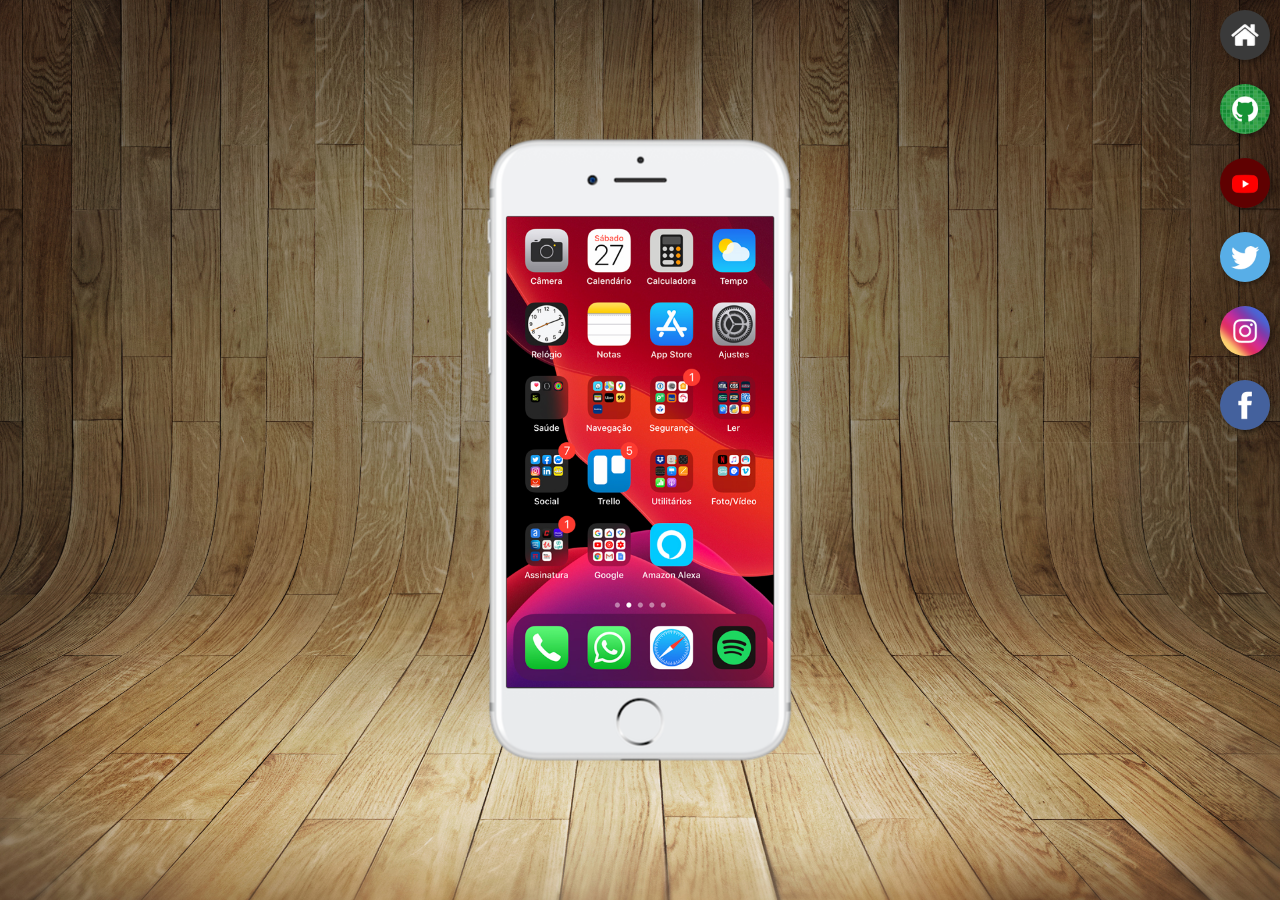
<file: index.html>
<!DOCTYPE html>
<html lang="pt-br">
<head>
    <meta charset="UTF-8">
    <meta http-equiv="X-UA-Compatible" content="IE=edge">
    <meta name="viewport" content="width=device-width, initial-scale=1.0">
    <link rel="shortcut icon" href="favicon.ico" type="image/x-icon">
    <link rel="stylesheet" href="estilos/style.css">
    <title>Projeto Redes Sociais</title>
</head>
<body>
    <main>
    <section id="telefone">
        <iframe src="home.html" name="tela" id="tela" frameborder="0">
            Seu navegador não é compatível com isso.
        </iframe>
    </section>
    <section id="redes-sociais">
        <a href="home.html" target="tela"> <img src="imagens/logo-home.jpg" alt="Home"></a><br>
        <a href="github.html" target="tela"> <img src="imagens/logo-github.jpg" alt="GitHub"></a><br>
        <a href="youtube.html" target="tela"> <img src="imagens/logo-youtube.jpg" alt="YouTube"></a><br>
        <a href="twiter.html" target="tela"> <img src="imagens/logo-twitter.jpg" alt="Twitter"></a><br>
        <a href="instagram.html" target="tela"> <img src="imagens/logo-instagram.jpg" alt="Instagram"></a><br>
        <a href="facebook.html" target="tela"> <img src="imagens/logo-facebook.jpg" alt="FaceBook"></a>

    </section>

    </main>
    
</body>
</html>
</file>
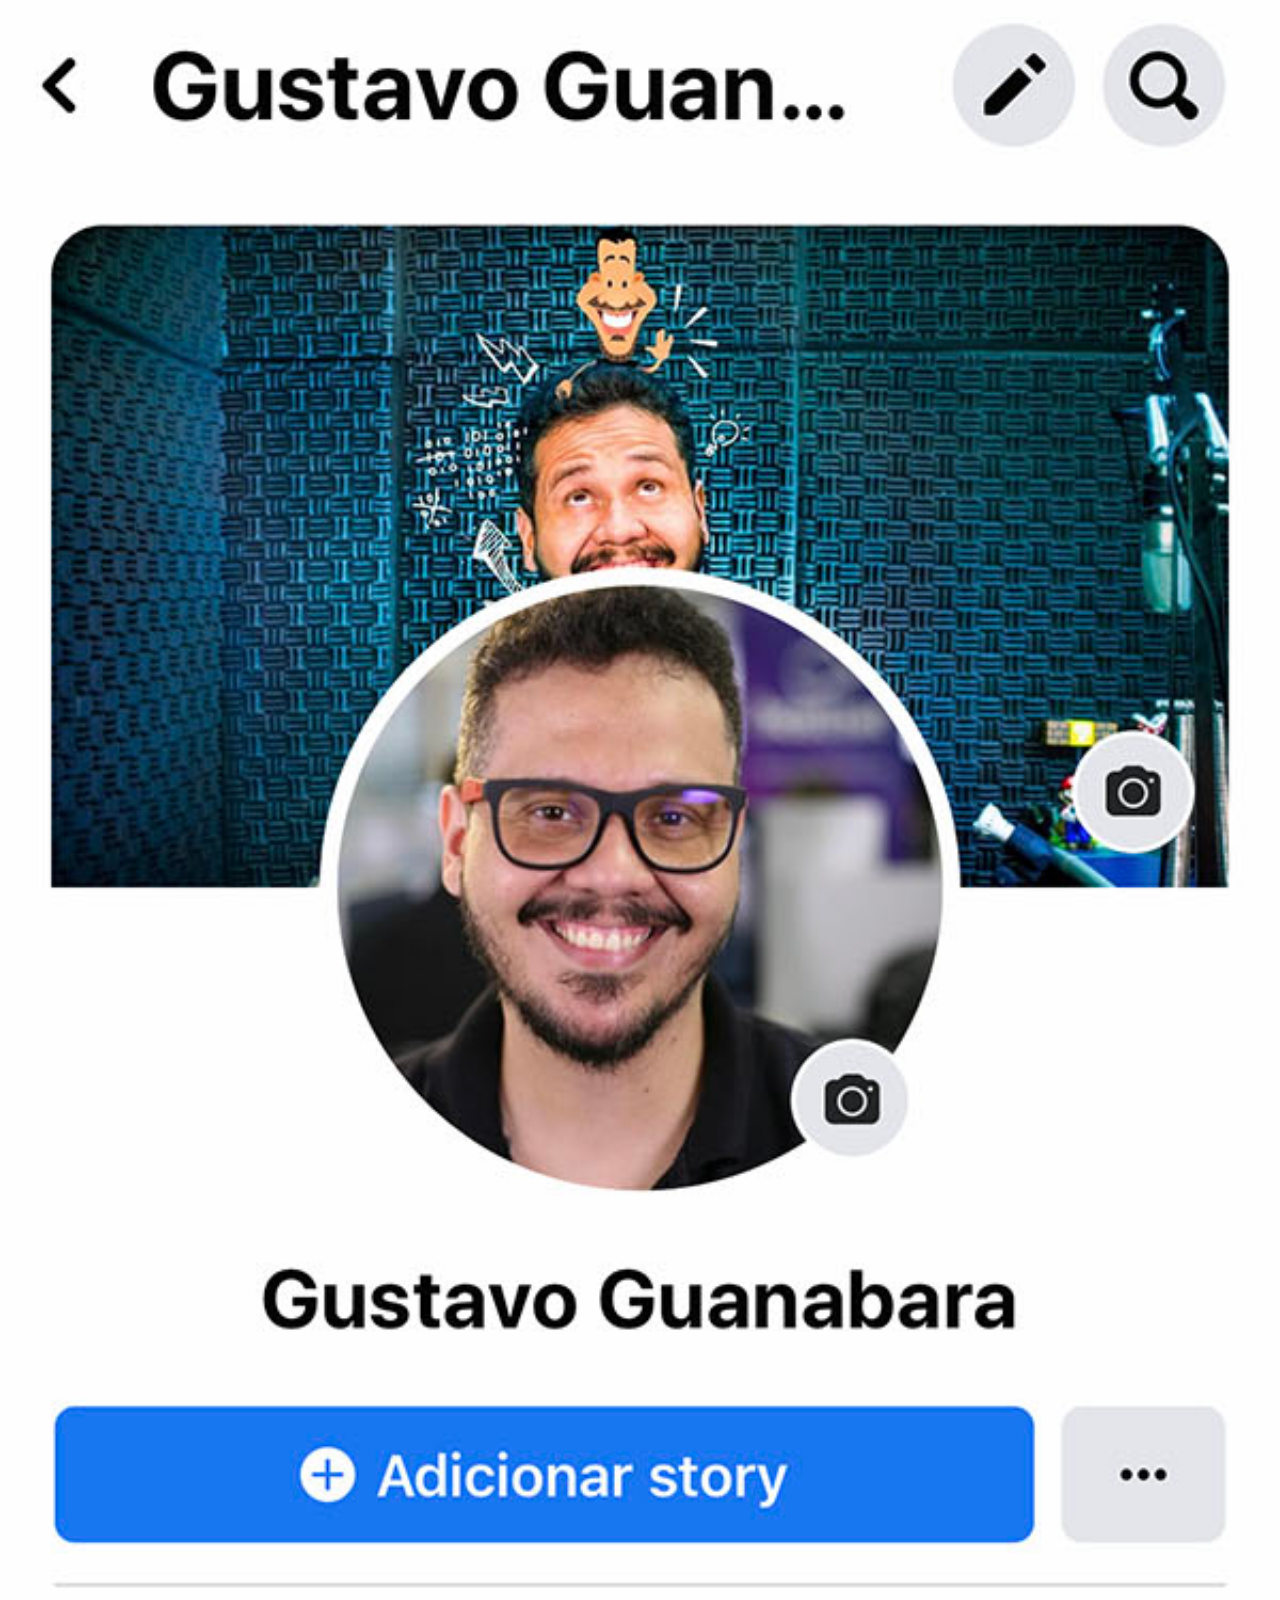
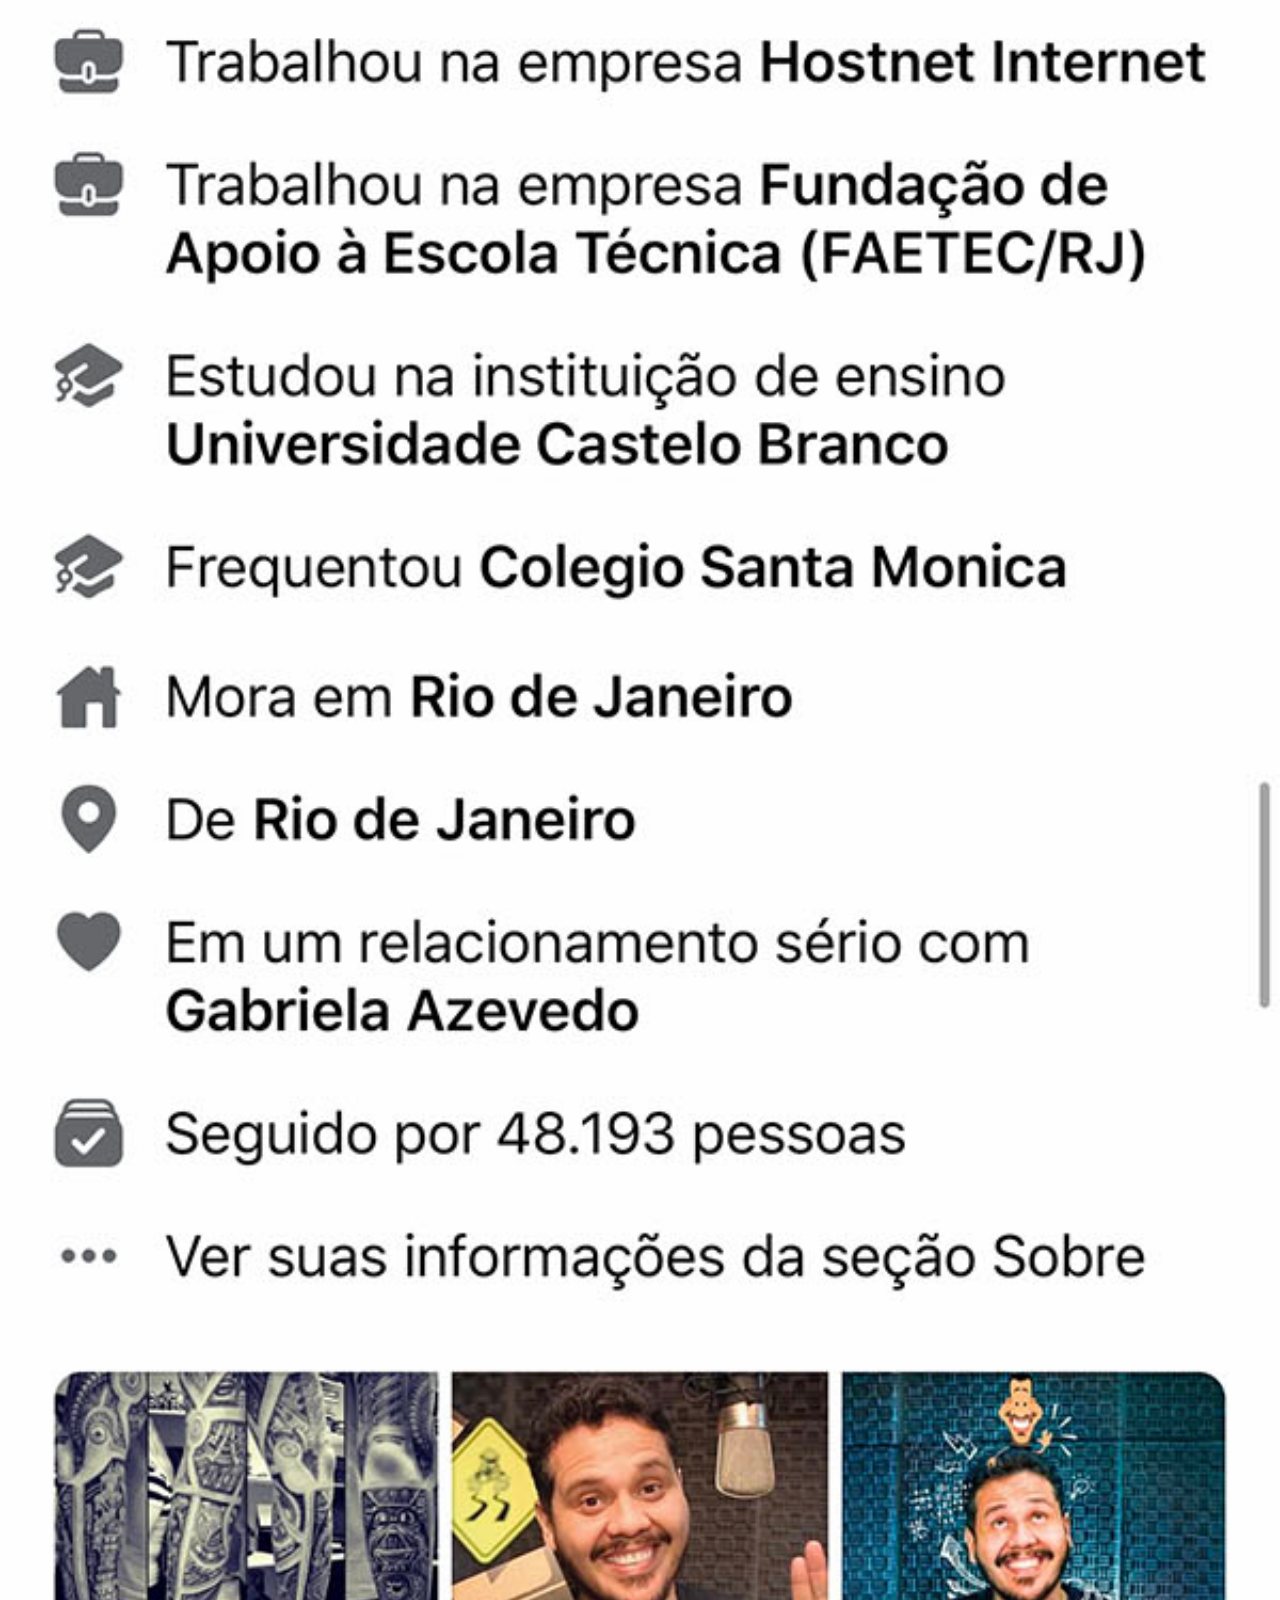
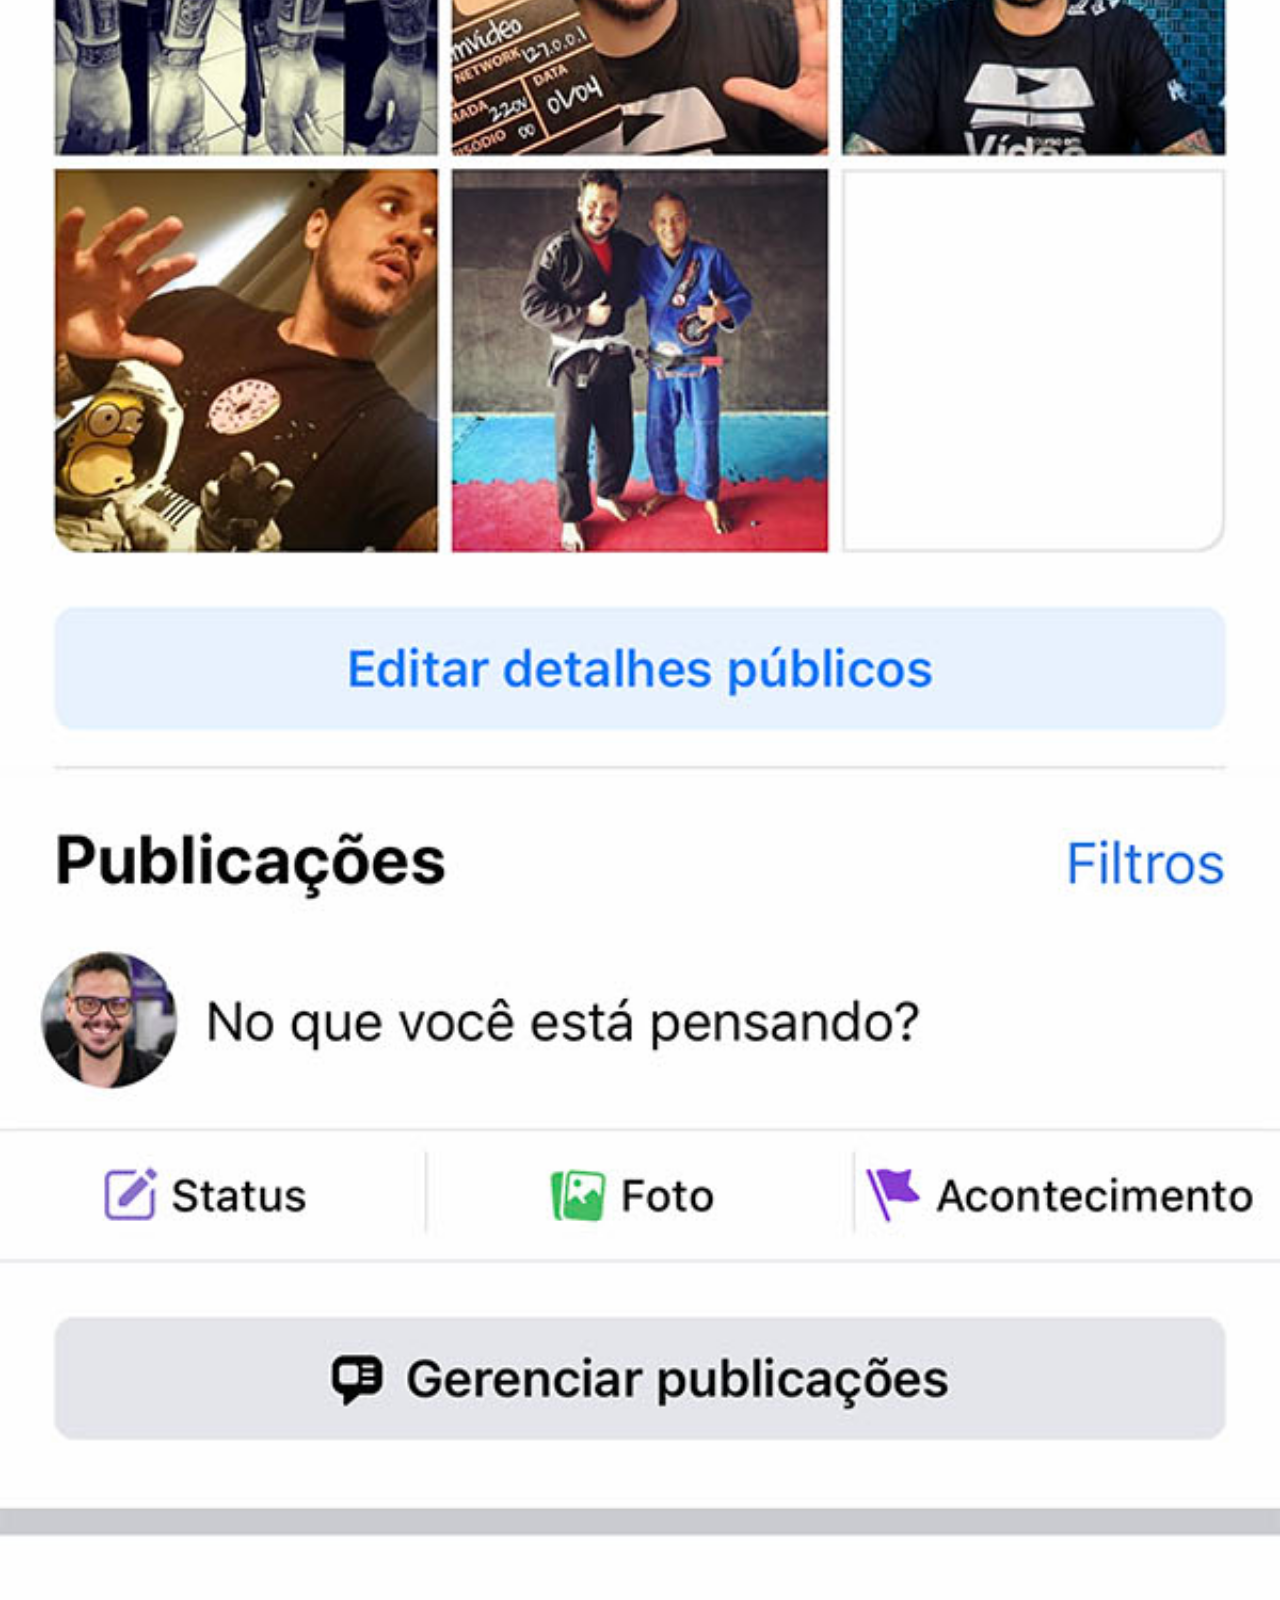
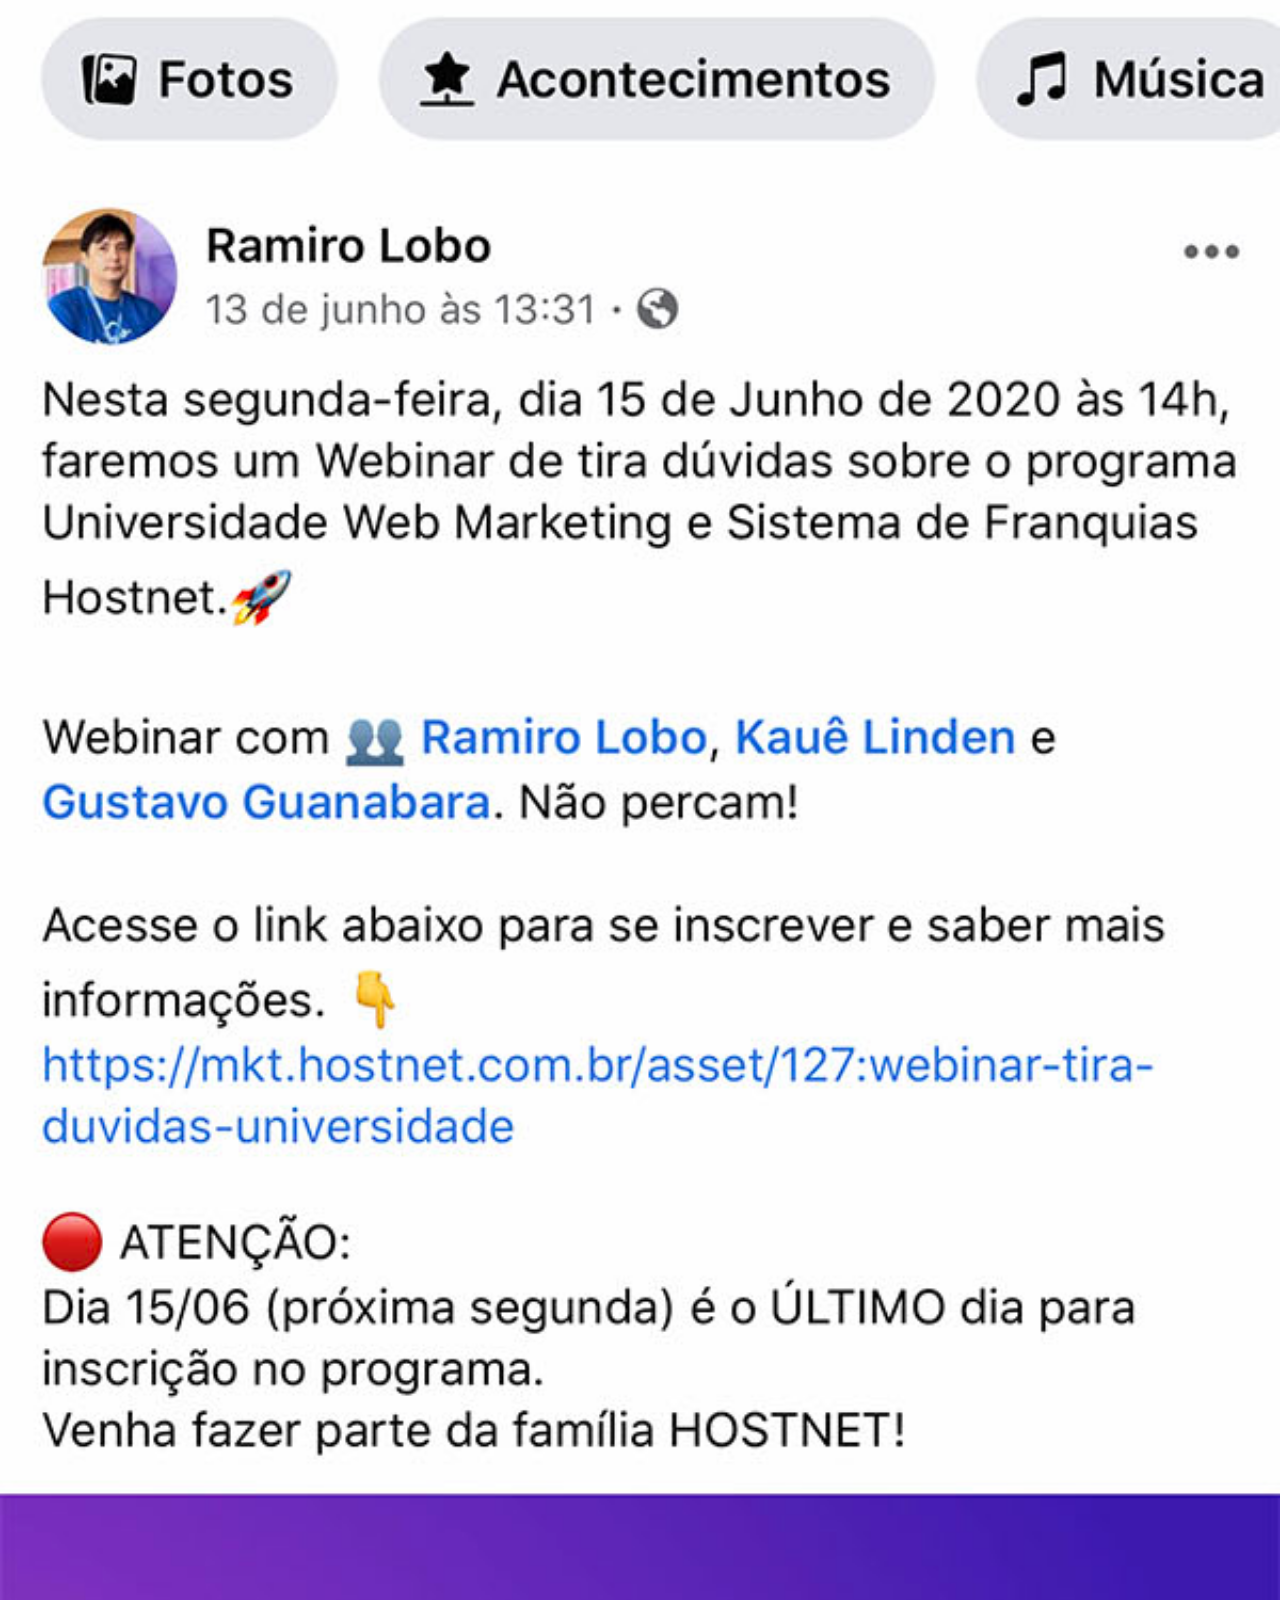
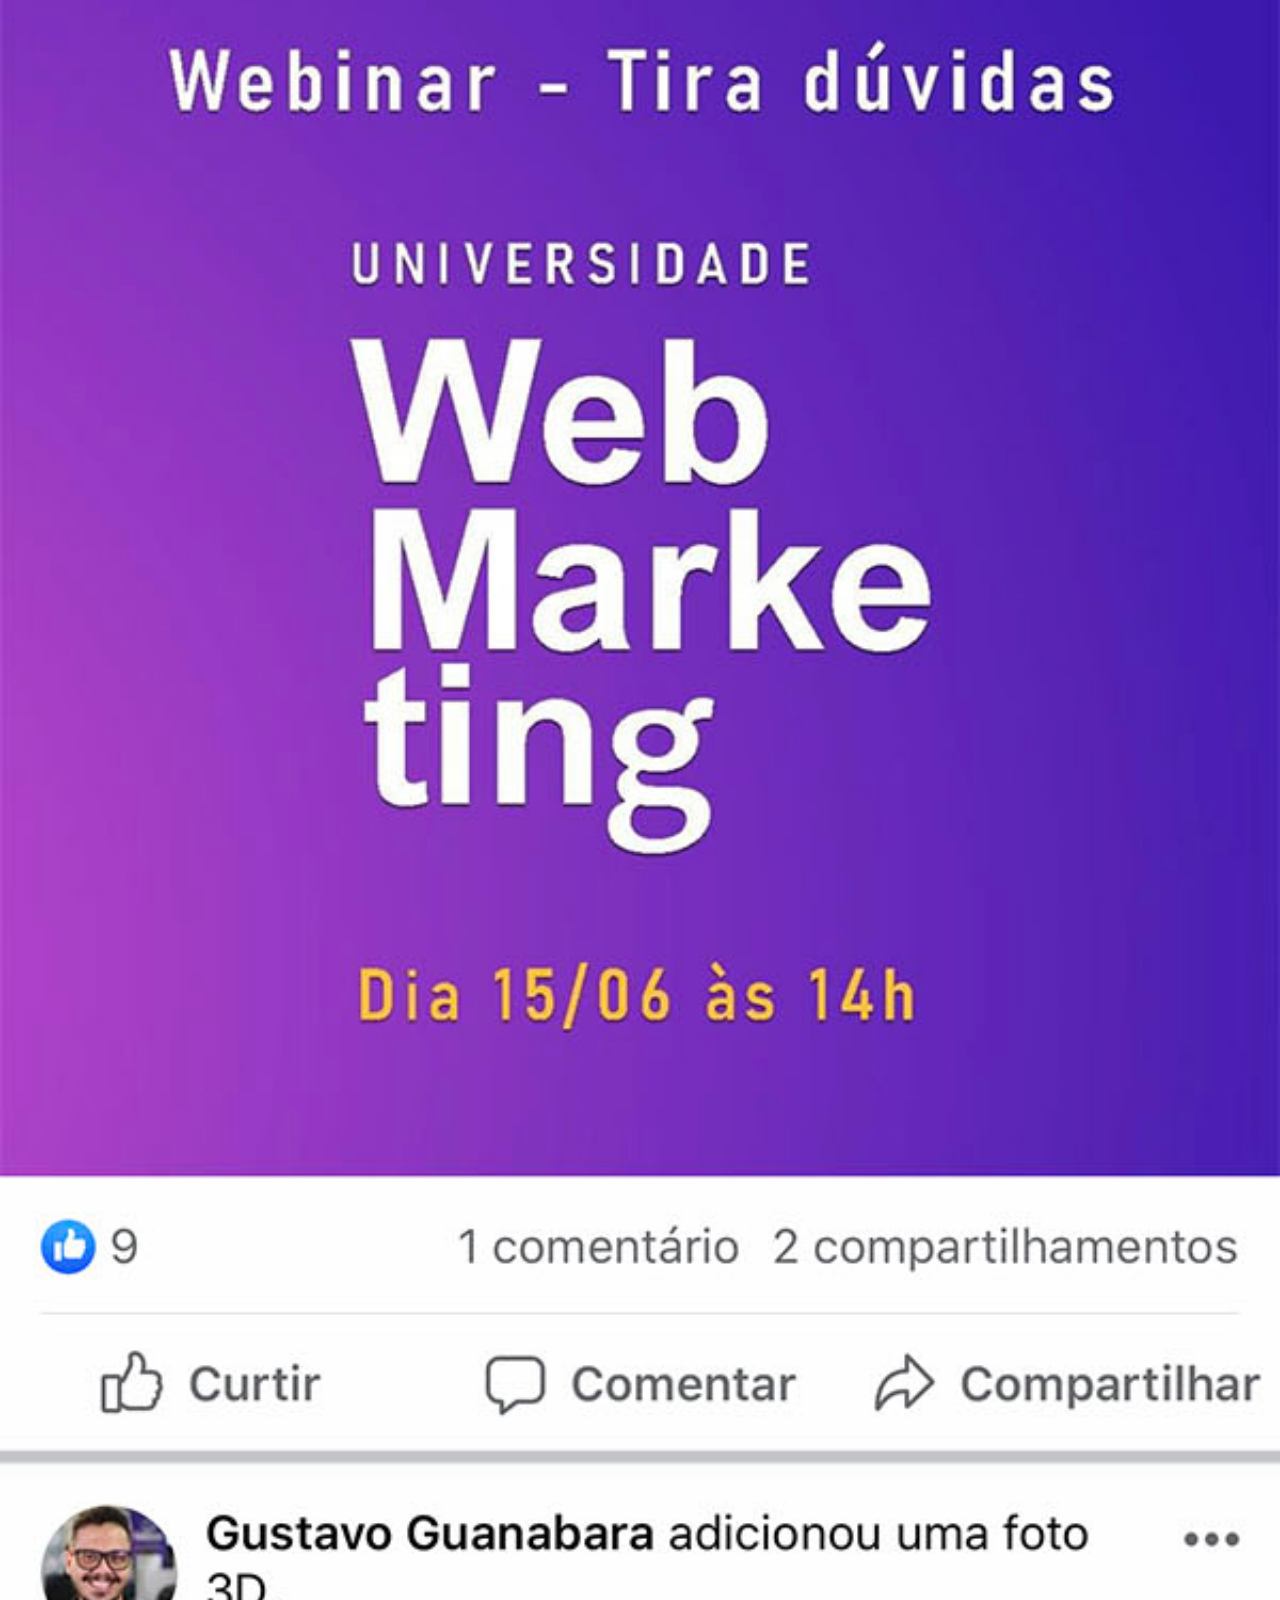
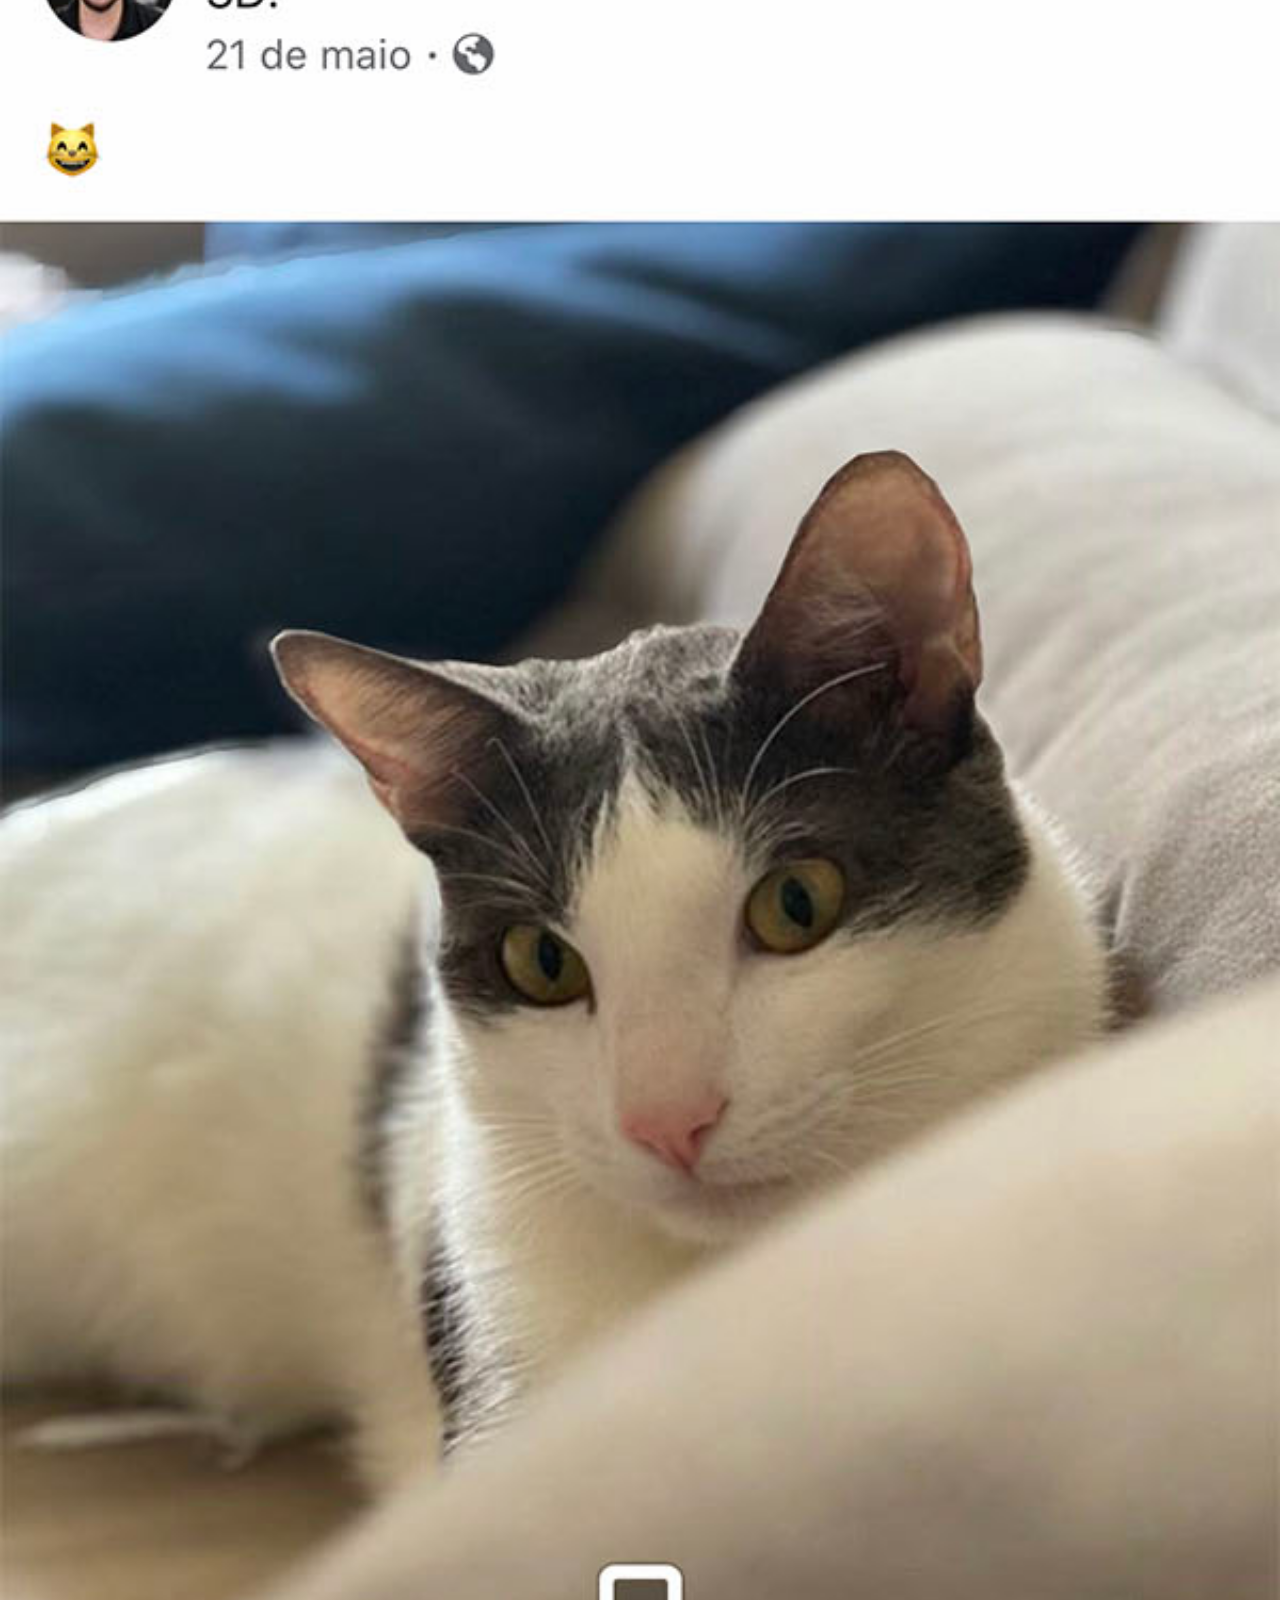
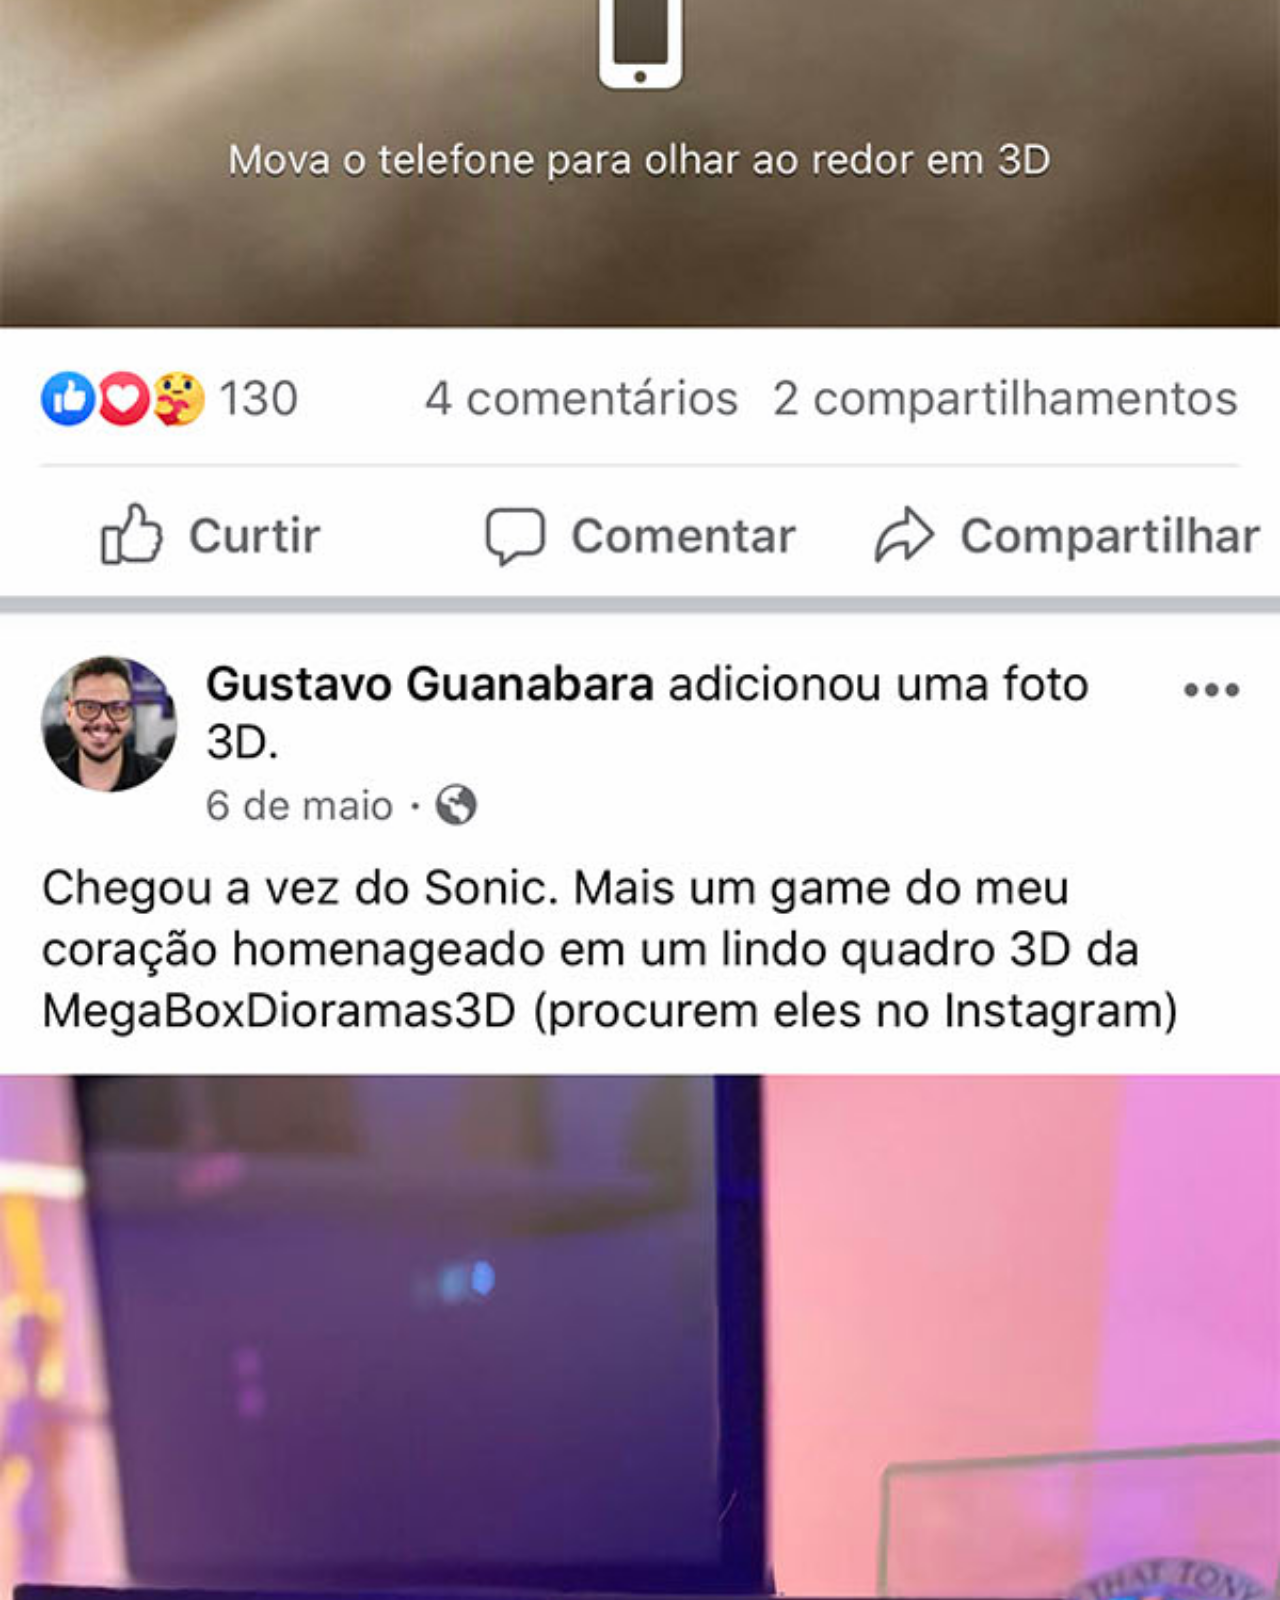
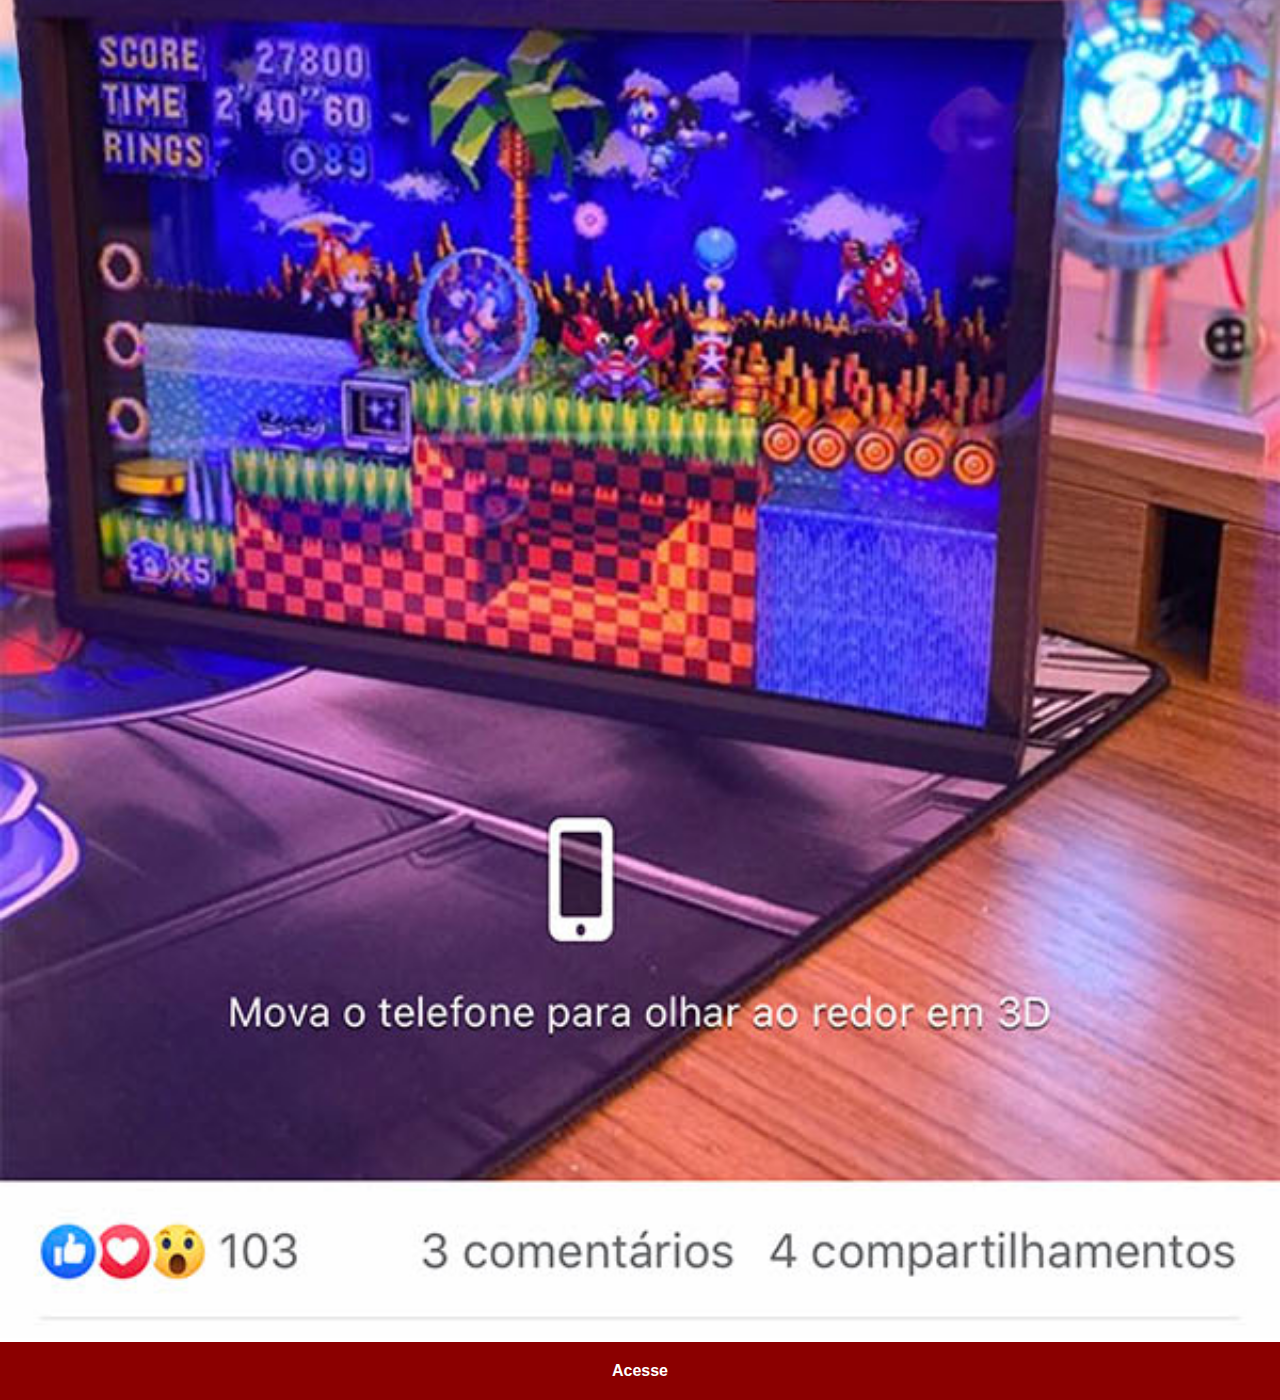
<file: facebook.html>
<!DOCTYPE html>
<html lang="pt-br">
<head>
    <meta charset="UTF-8">
    <meta http-equiv="X-UA-Compatible" content="IE=edge">
    <meta name="viewport" content="width=device-width, initial-scale=1.0">
    <link rel="stylesheet" href="estilos/social.css">
    <title>FaceBook</title>
</head>
<body>
    <img src="imagens/tela-facebook.jpg" alt="FaceBook">
    <a href="https://www.facebook.com/maycon.douglas.5030/" target="_blank"> Acesse</a>
    
</body>
</html>
</file>
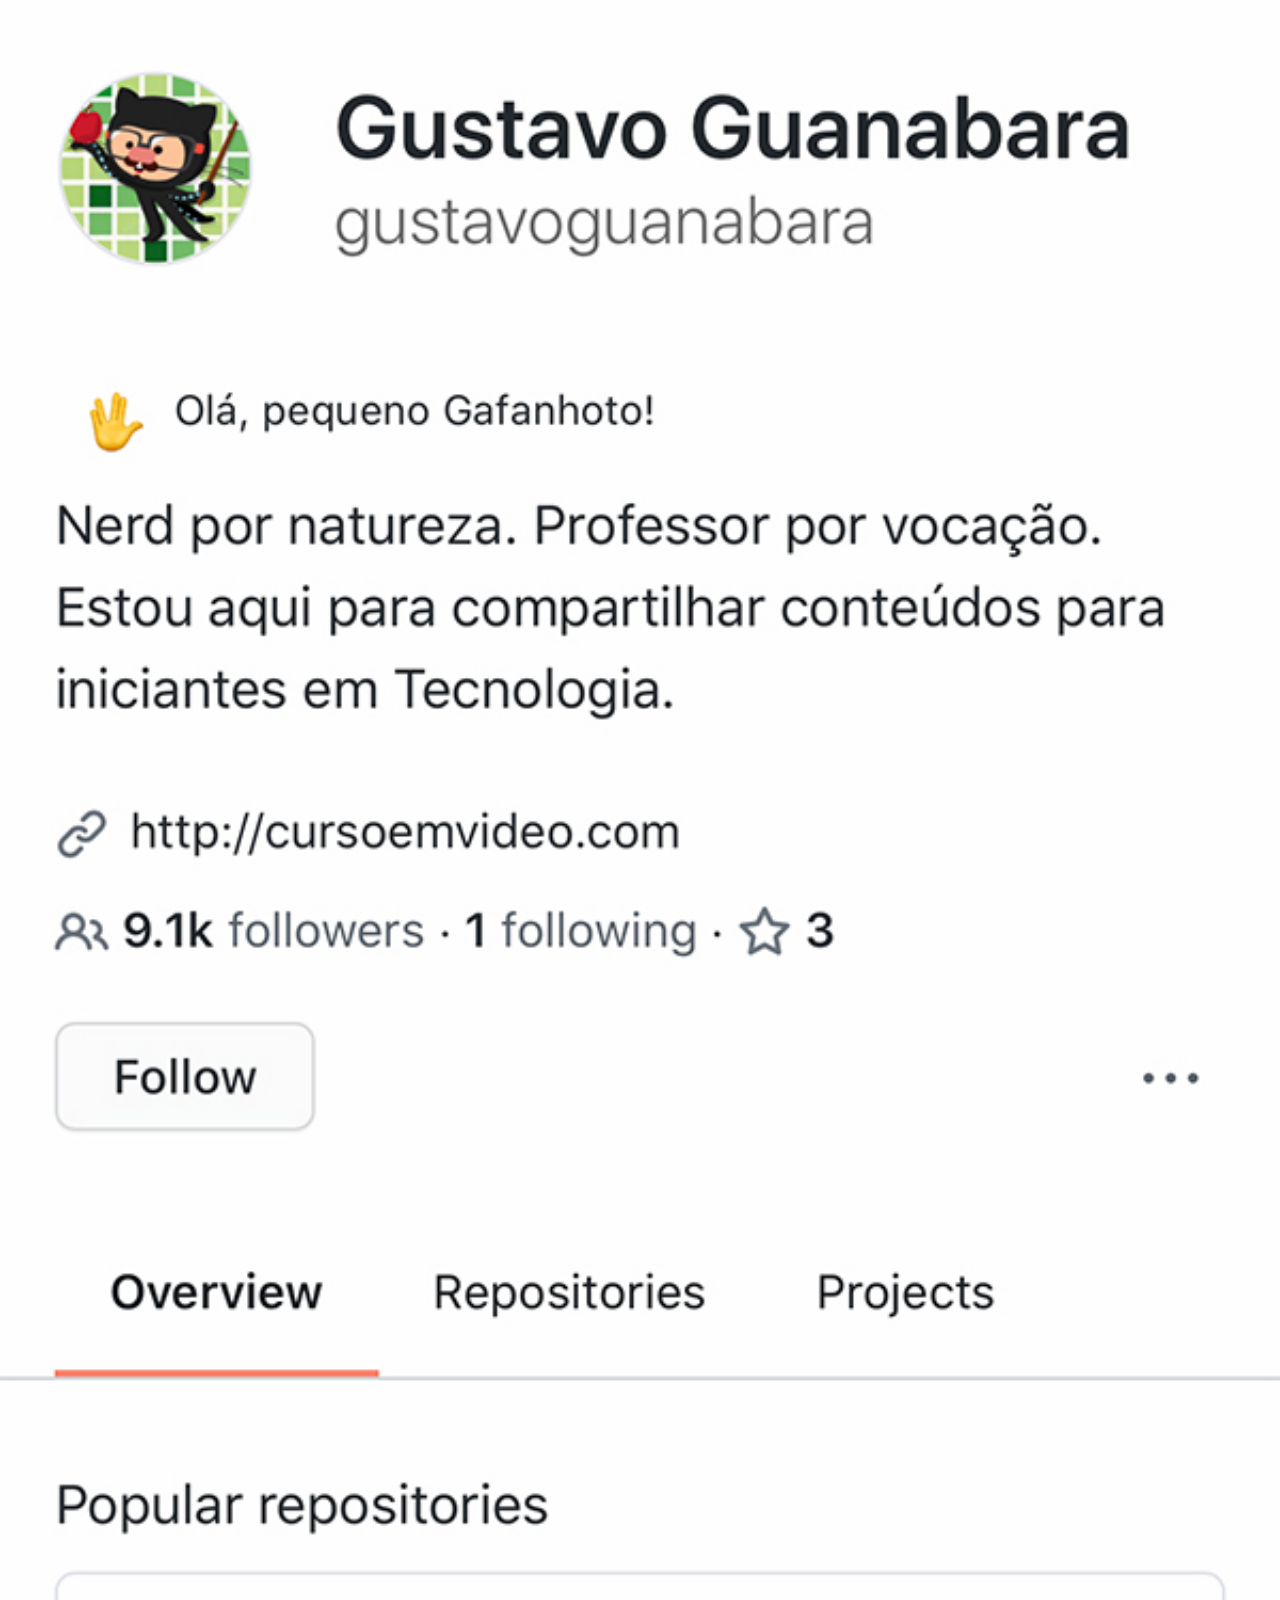
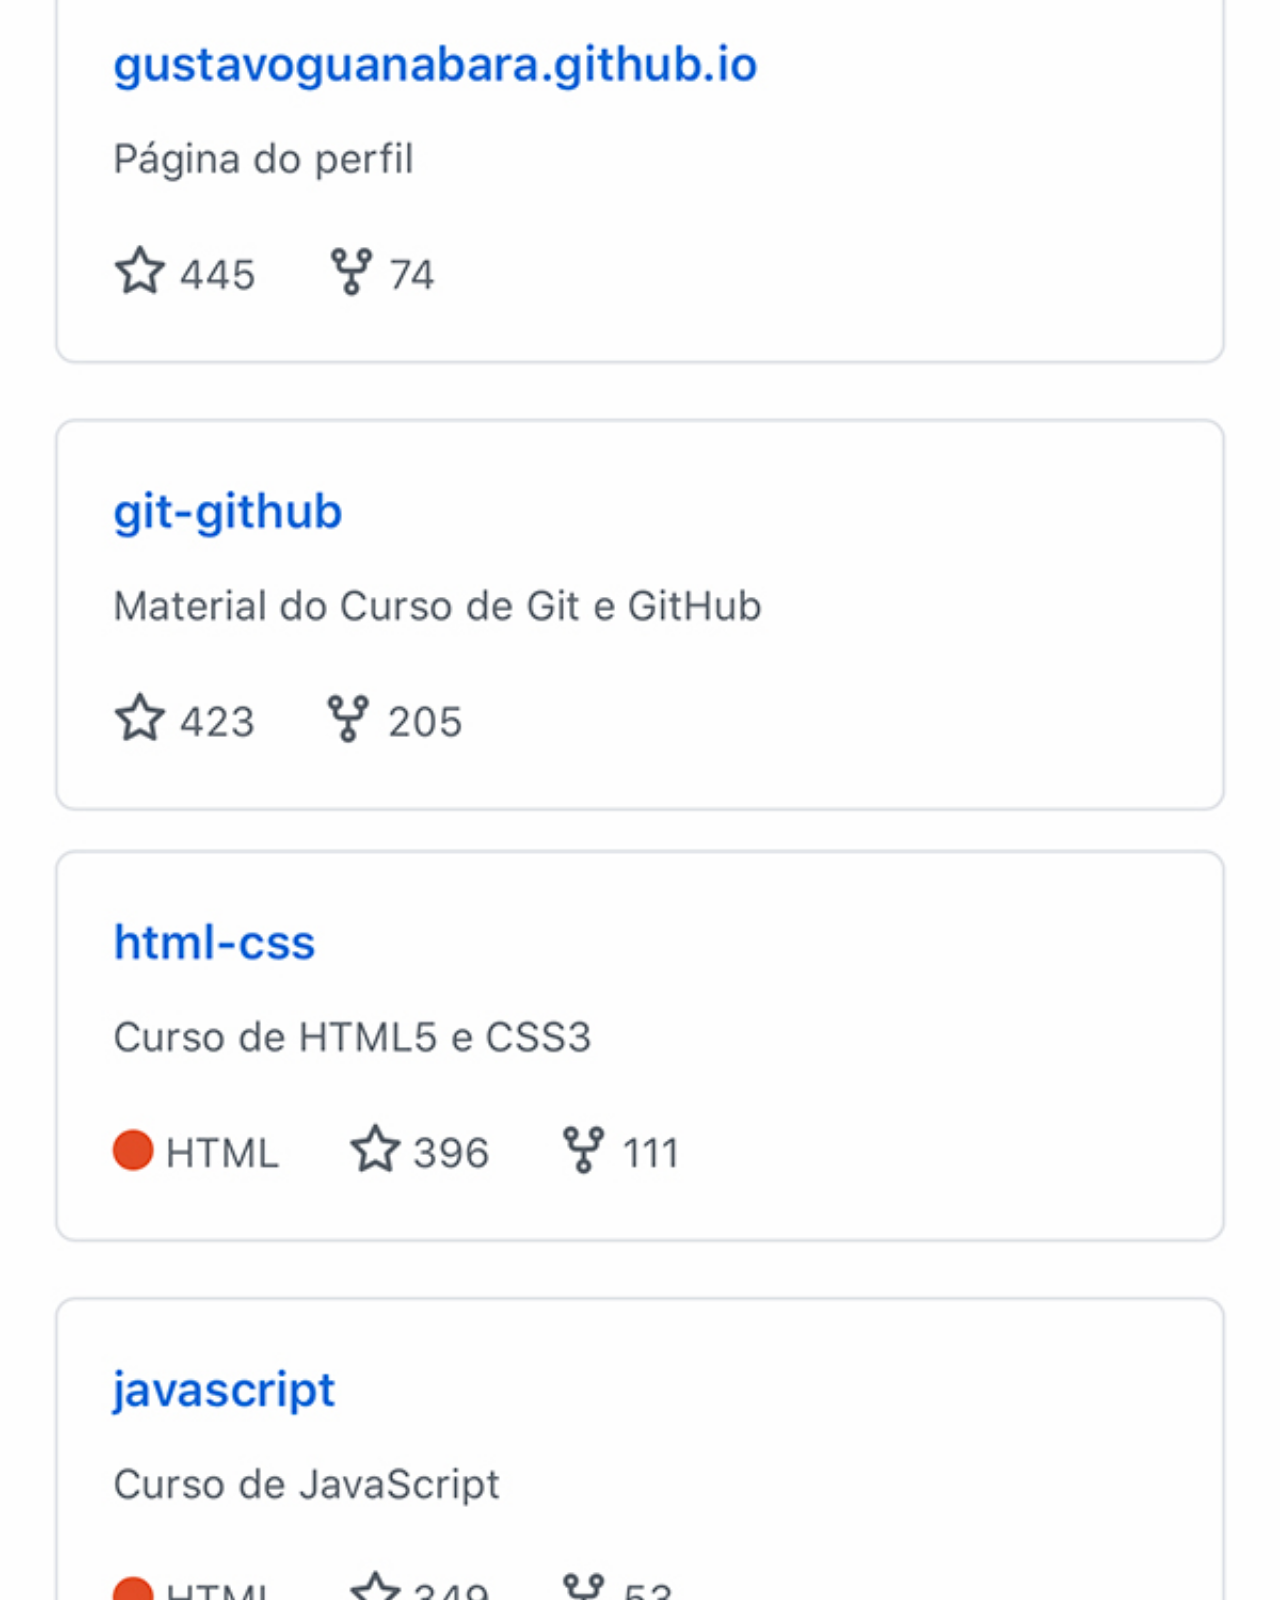
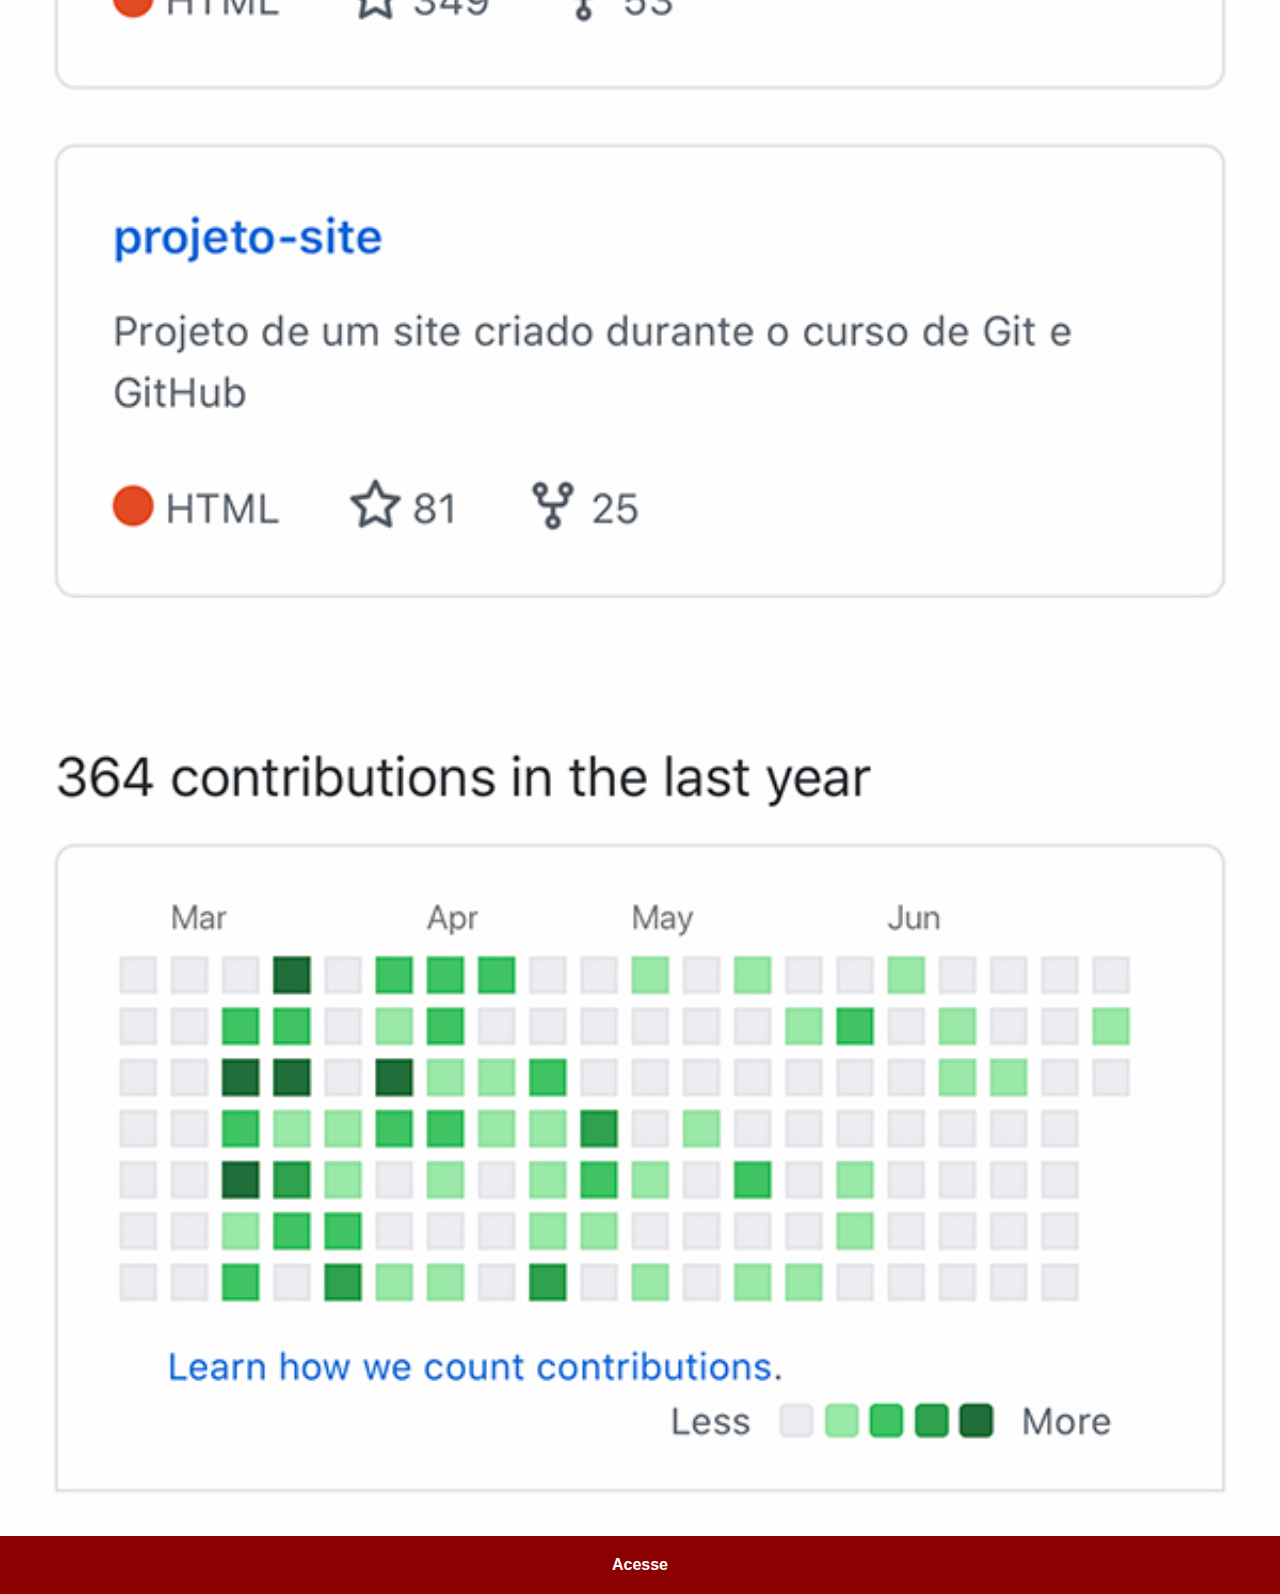
<file: github.html>
<!DOCTYPE html>
<html lang="pt-br">
<head>
    <meta charset="UTF-8">
    <meta http-equiv="X-UA-Compatible" content="IE=edge">
    <meta name="viewport" content="width=device-width, initial-scale=1.0">
    <link rel="stylesheet" href="estilos/social.css">
    <title>GitHub</title>
</head>
<body>
    <img src="imagens/tela-github.jpg" alt="GitHub">
    <a href="https://github.com/gustavoguanabara" target="_blank">Acesse </a>
    
</body>
</html>
</file>
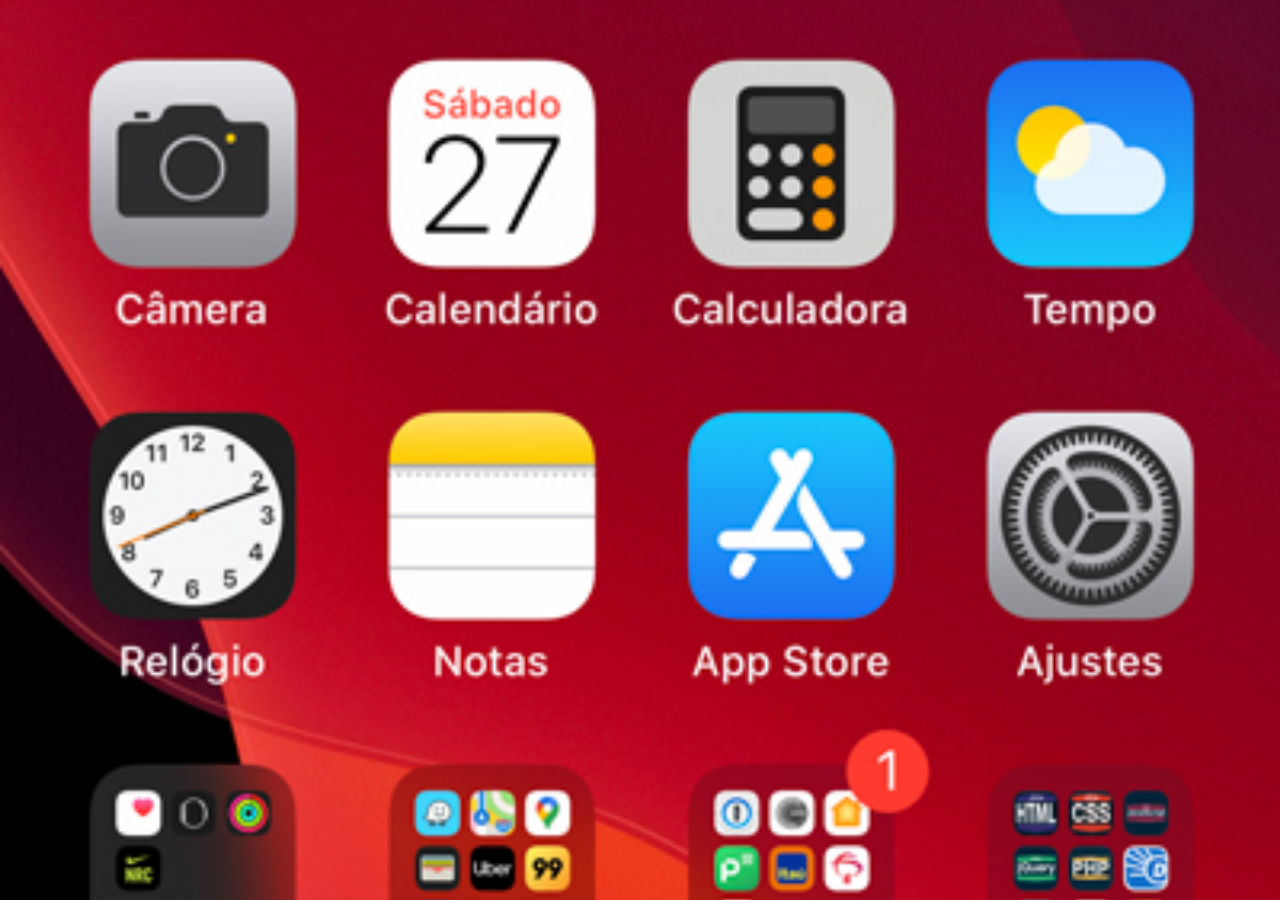
<file: home.html>
<!DOCTYPE html>
<html lang="pt-br">
<head>
    <meta charset="UTF-8">
    <meta http-equiv="X-UA-Compatible" content="IE=edge">
    <meta name="viewport" content="width=device-width, initial-scale=1.0">
    <title>Home</title>
</head>
<style>
    * {
        margin: 0px;
        padding: 0px;
    }
    body {
        width: 100vw;
        height: 100vh;
        background: black url('imagens/tela-home.jpg') no-repeat top center;
        background-size: cover;
    }
</style>
<body>
    
</body>
</html>
</file>
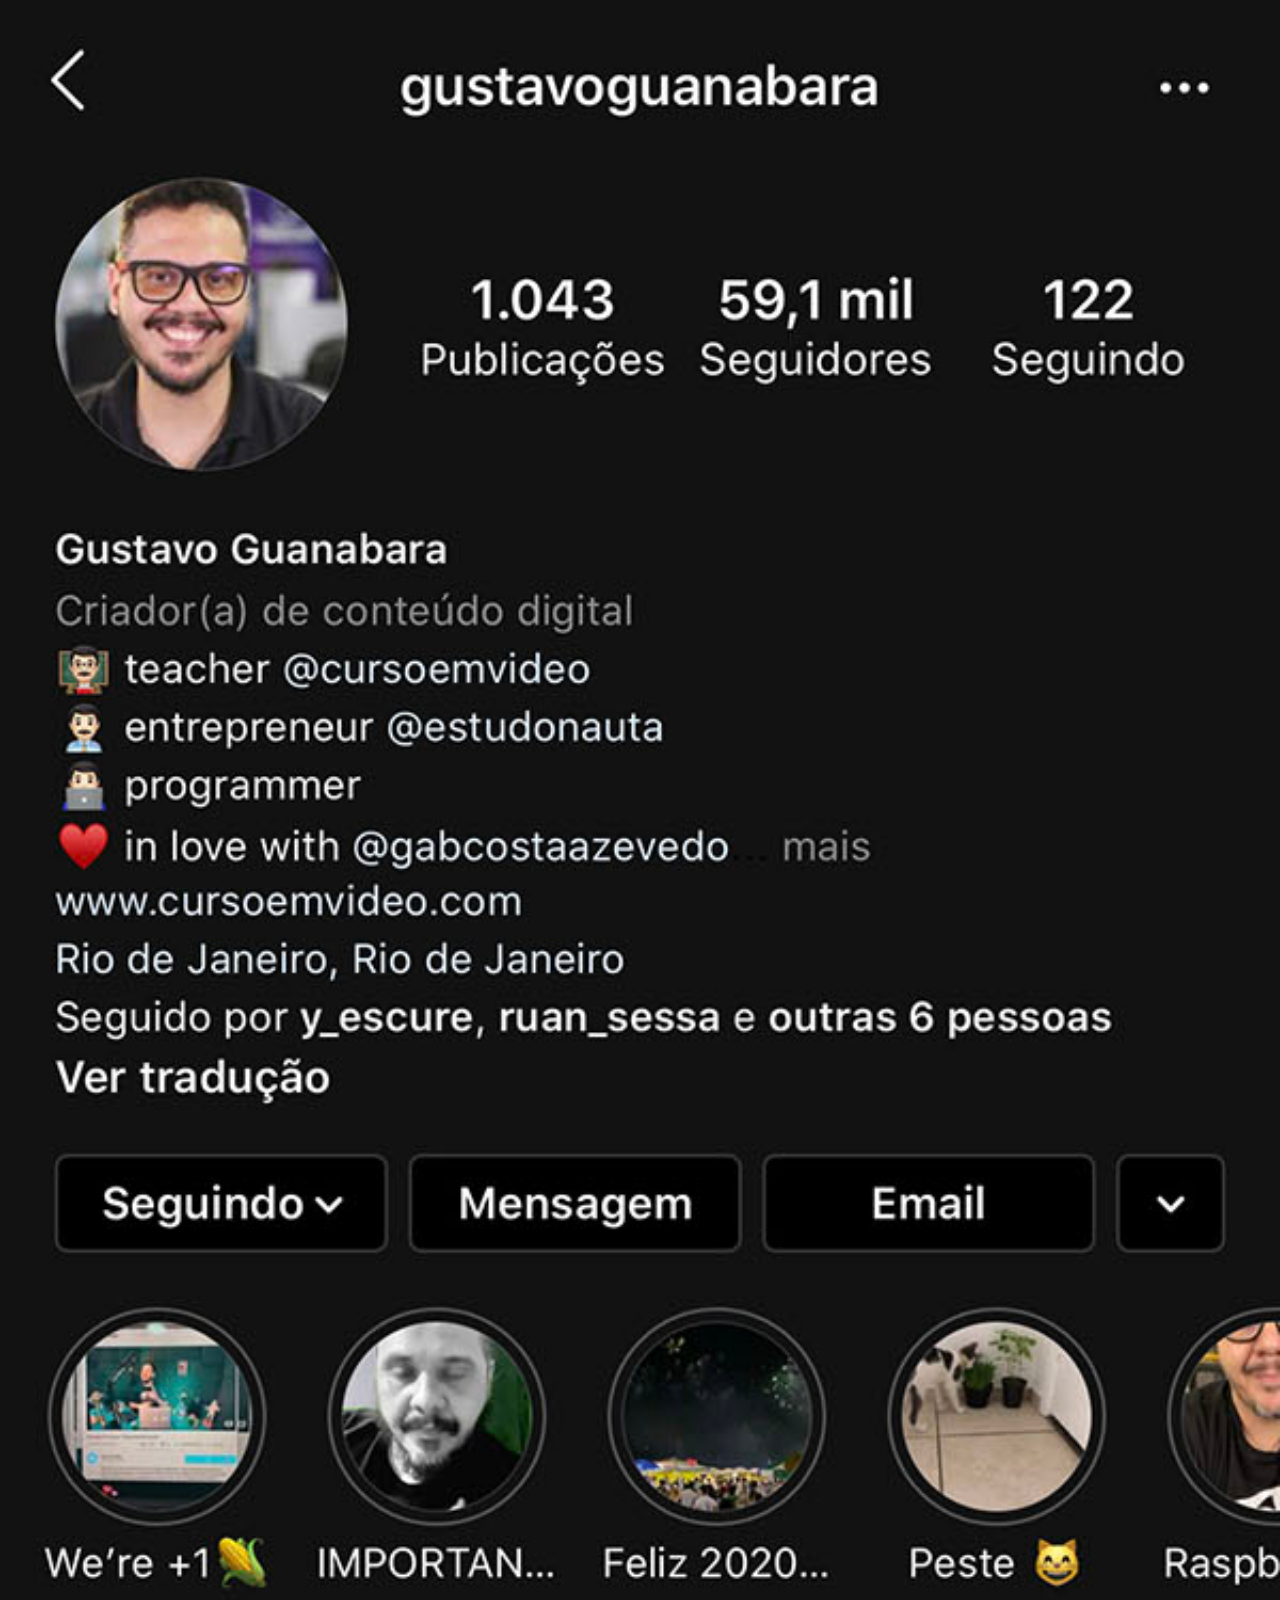
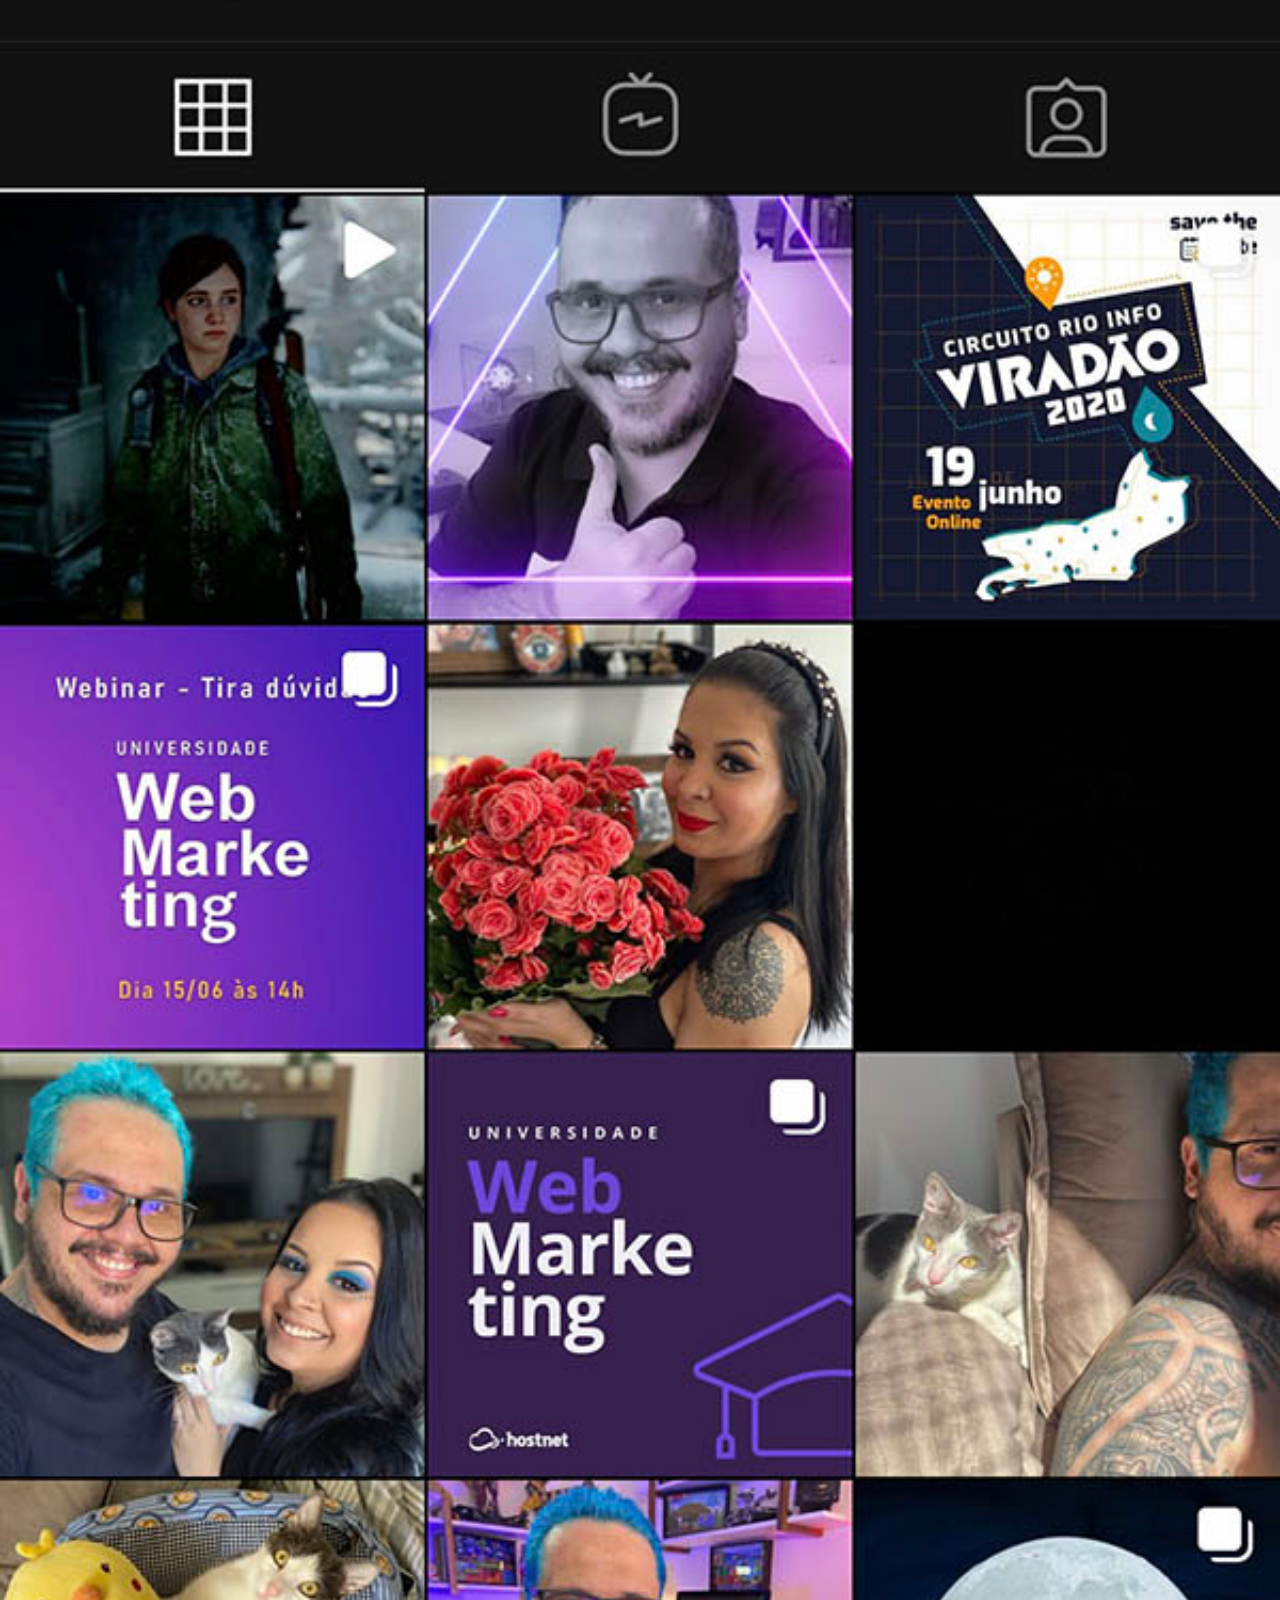
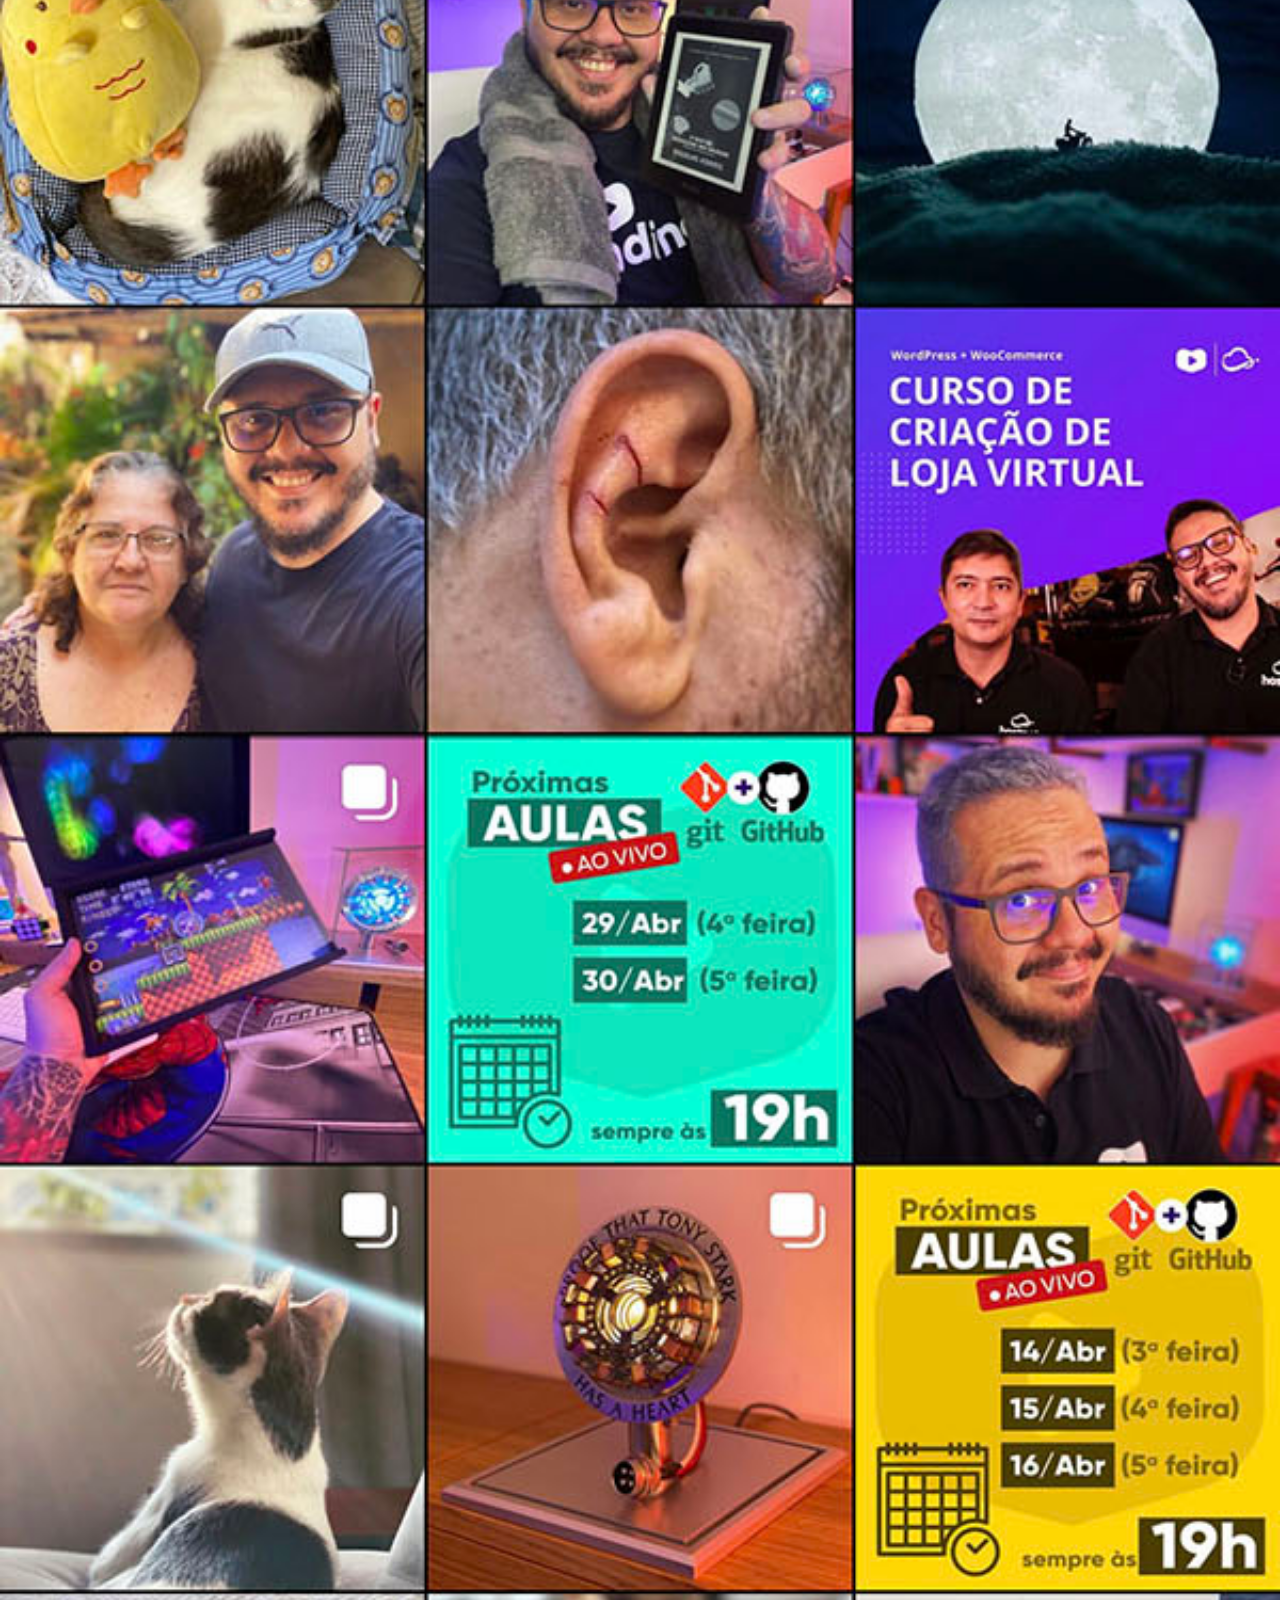
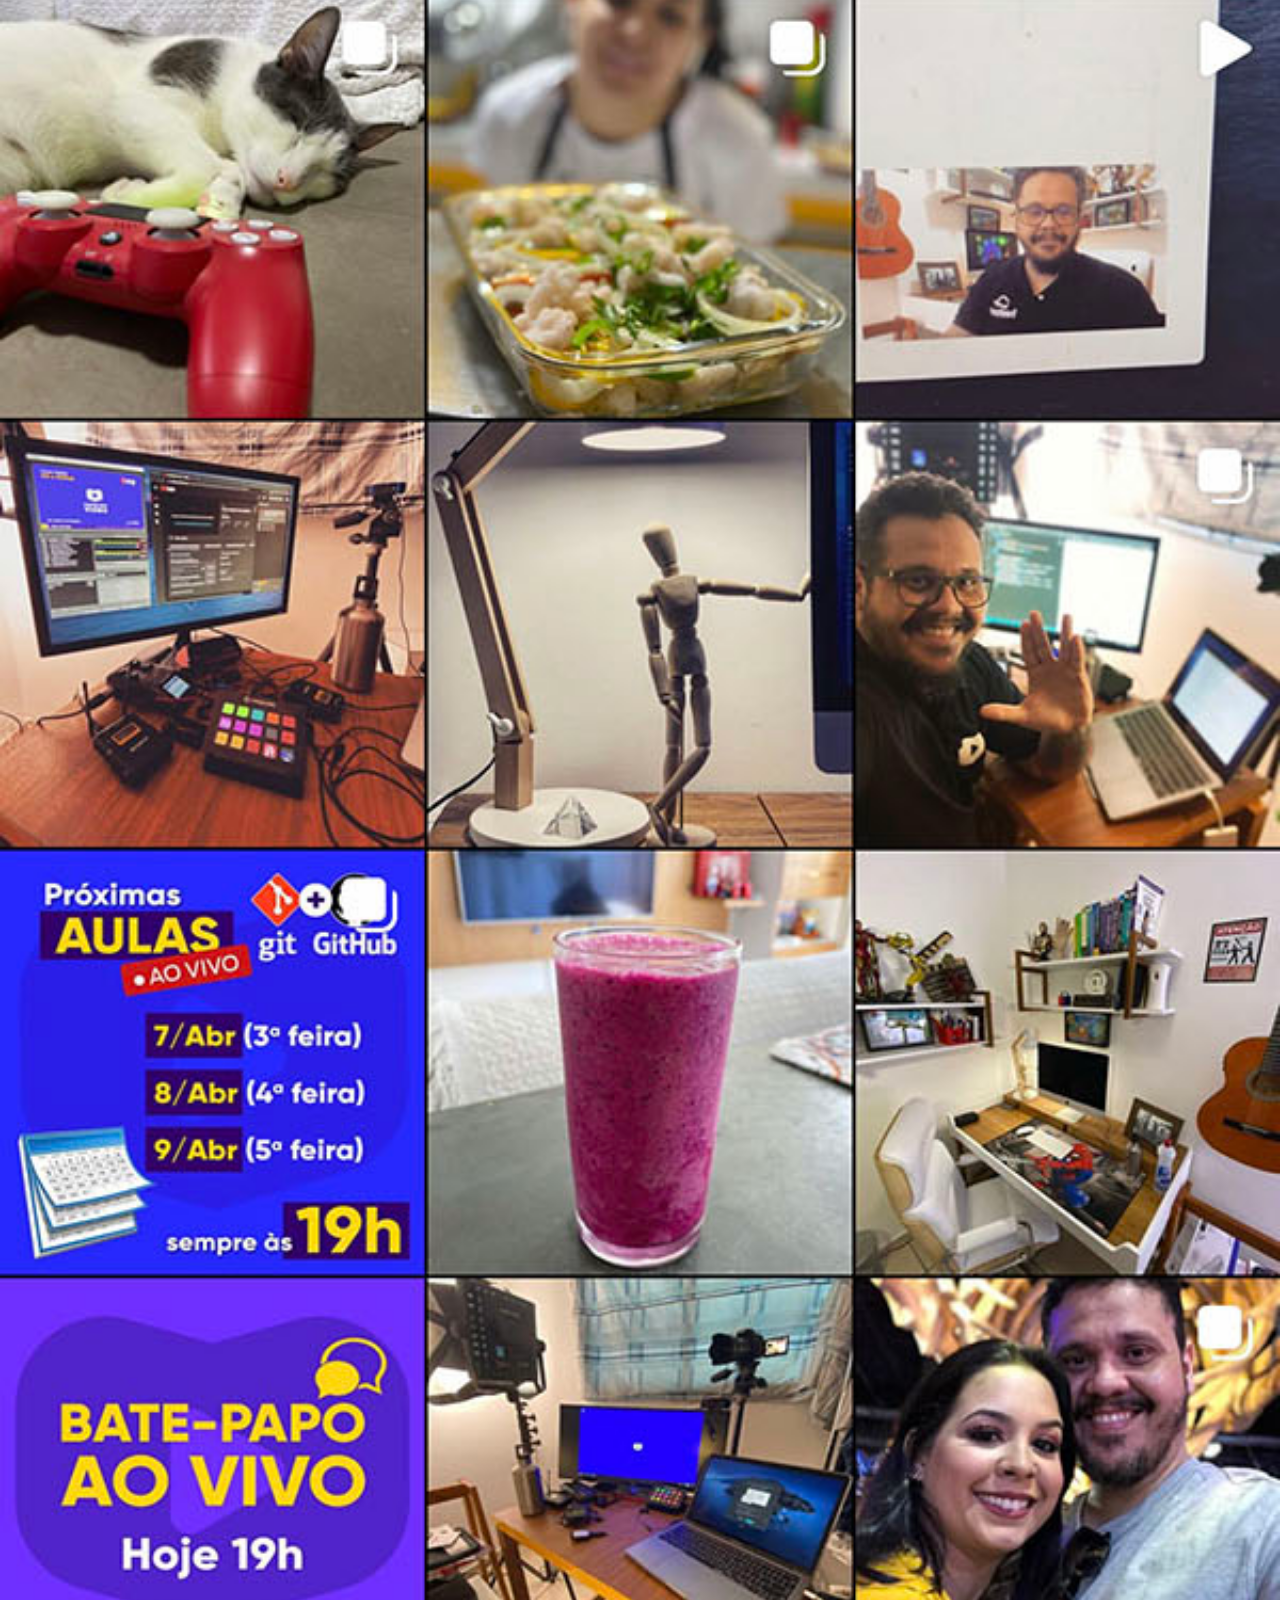
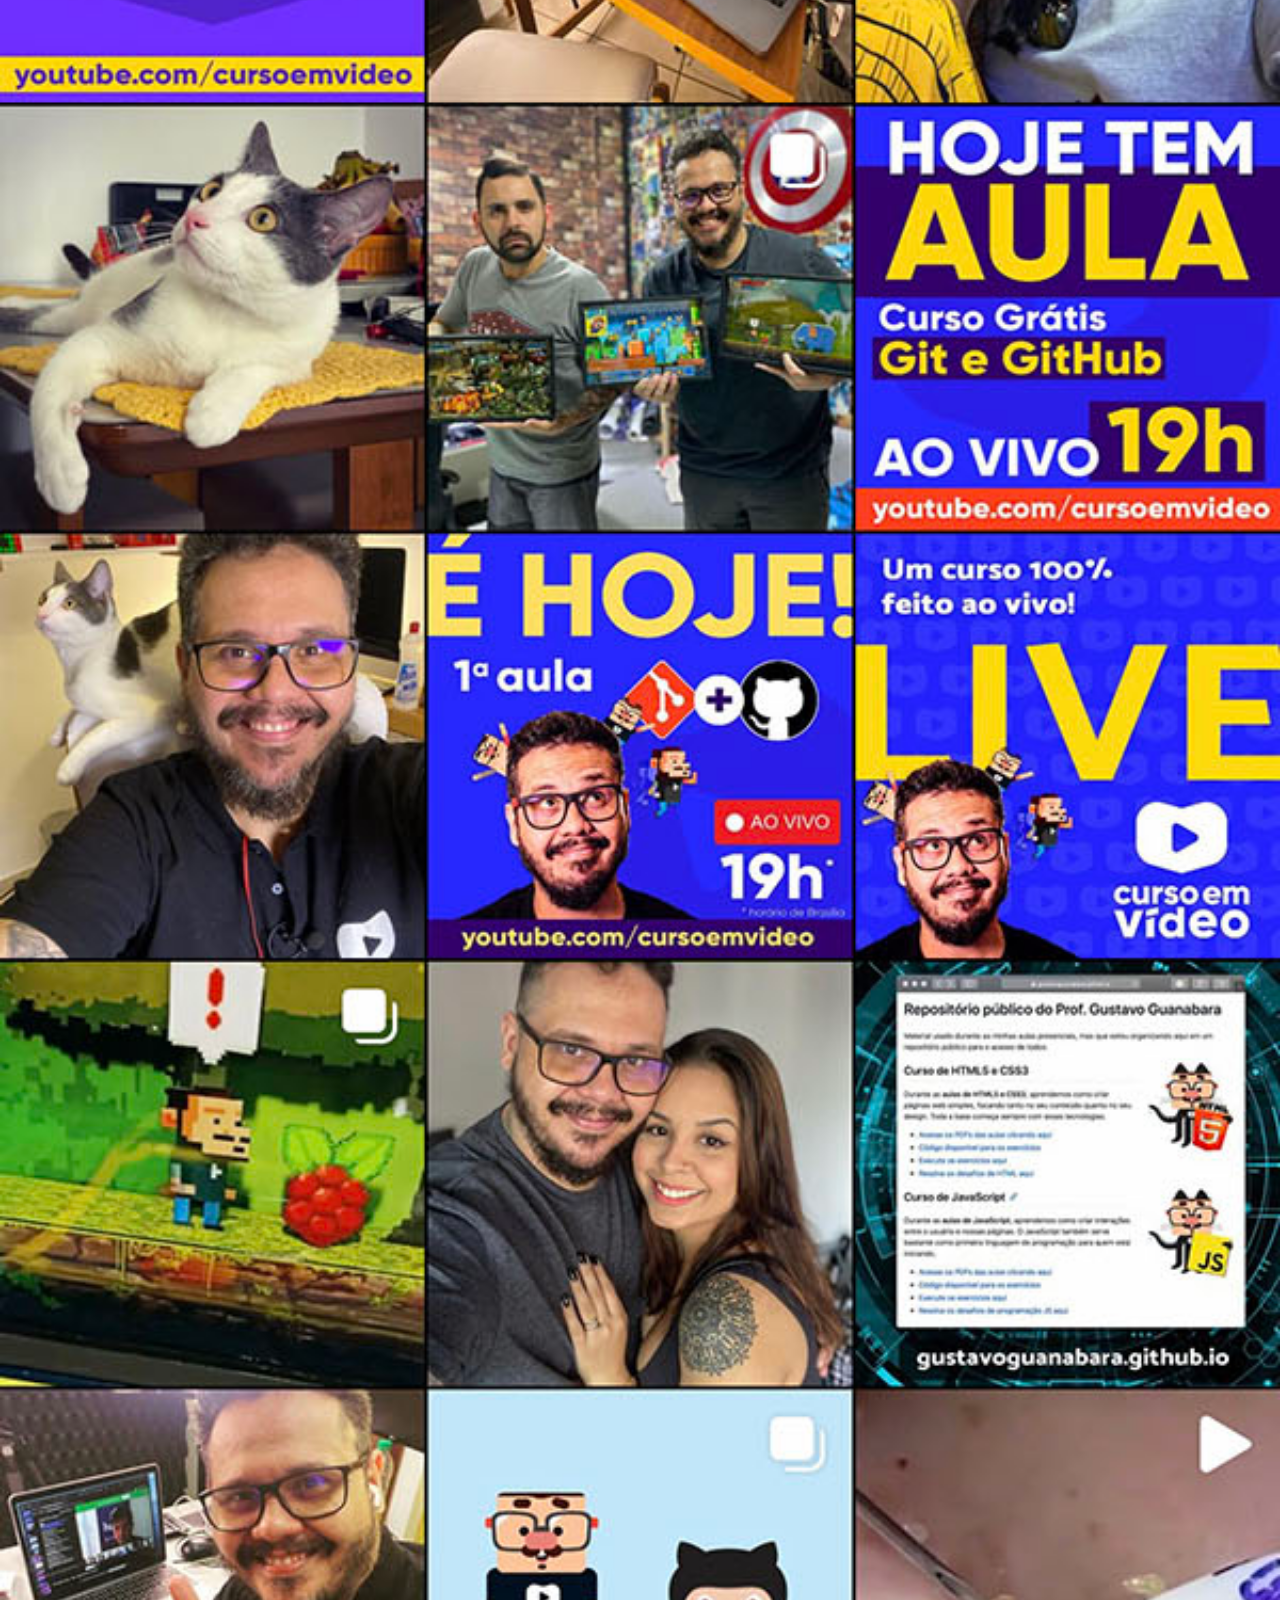
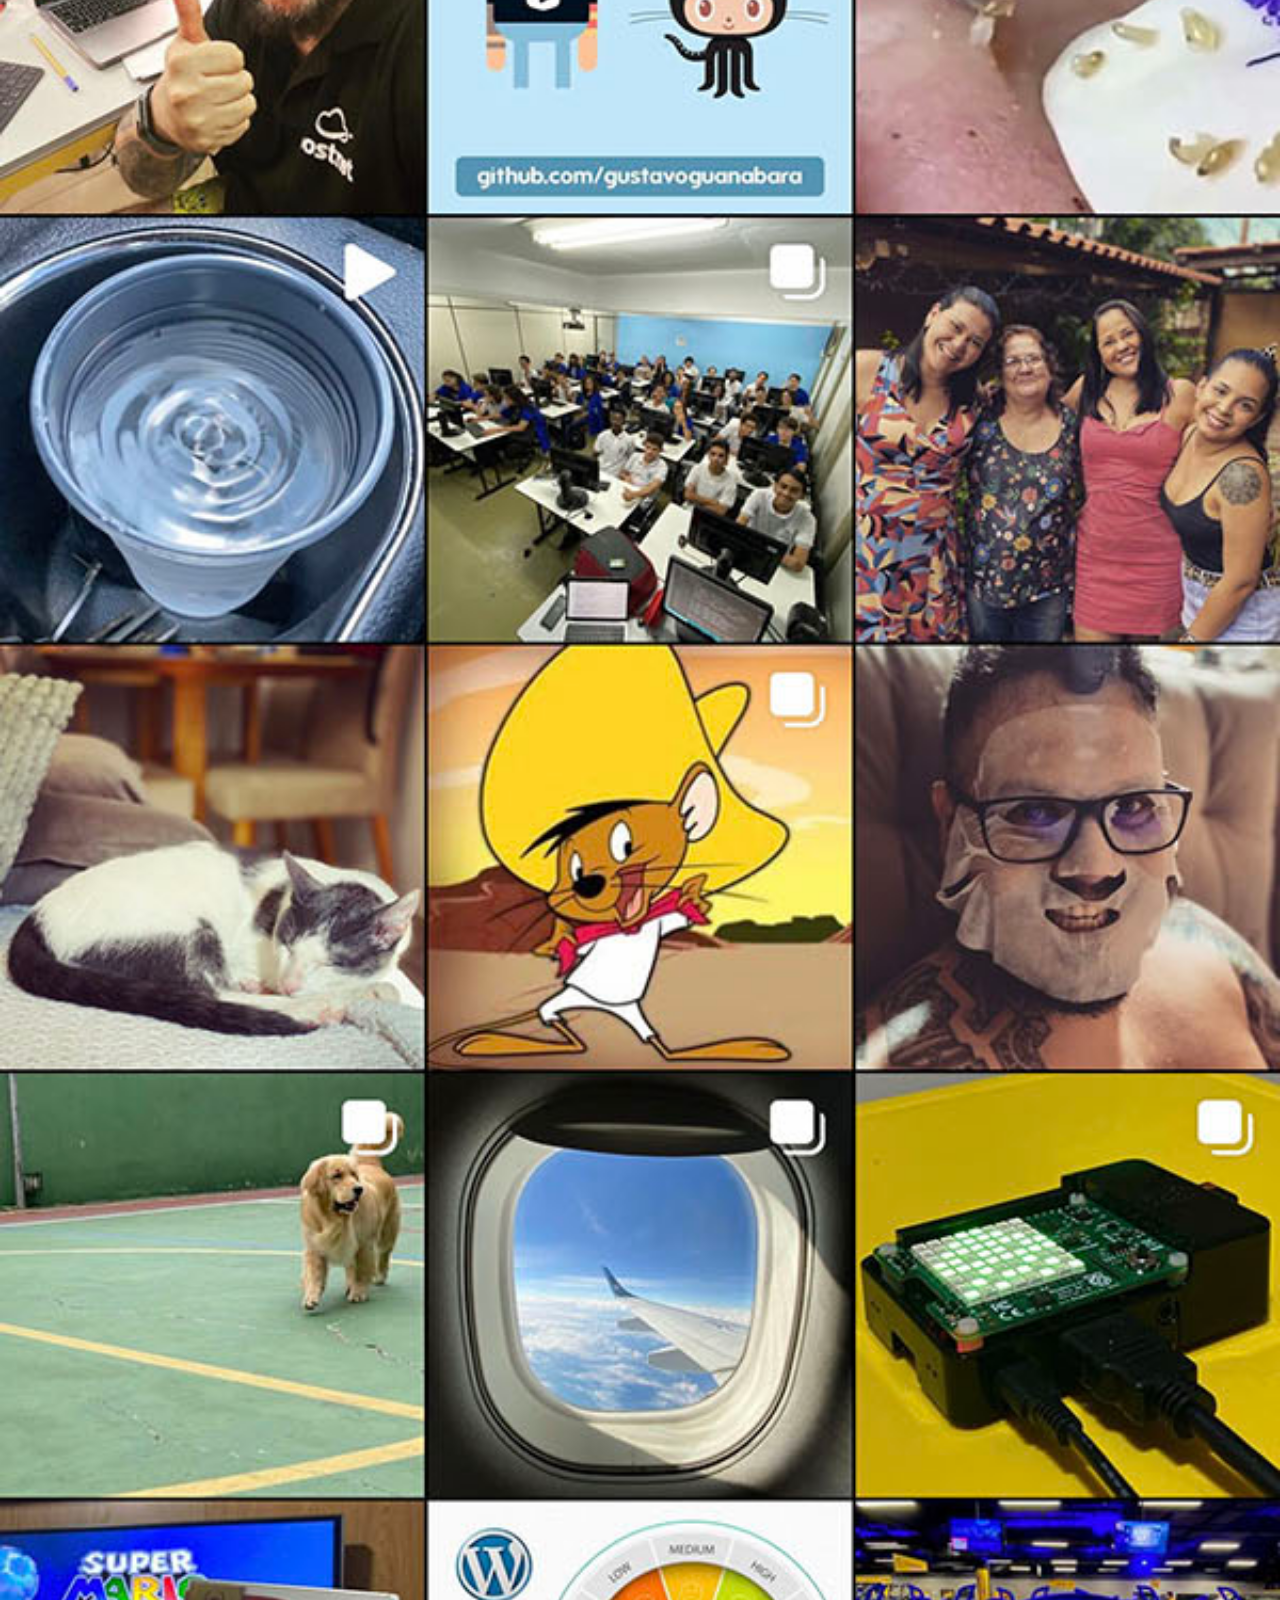
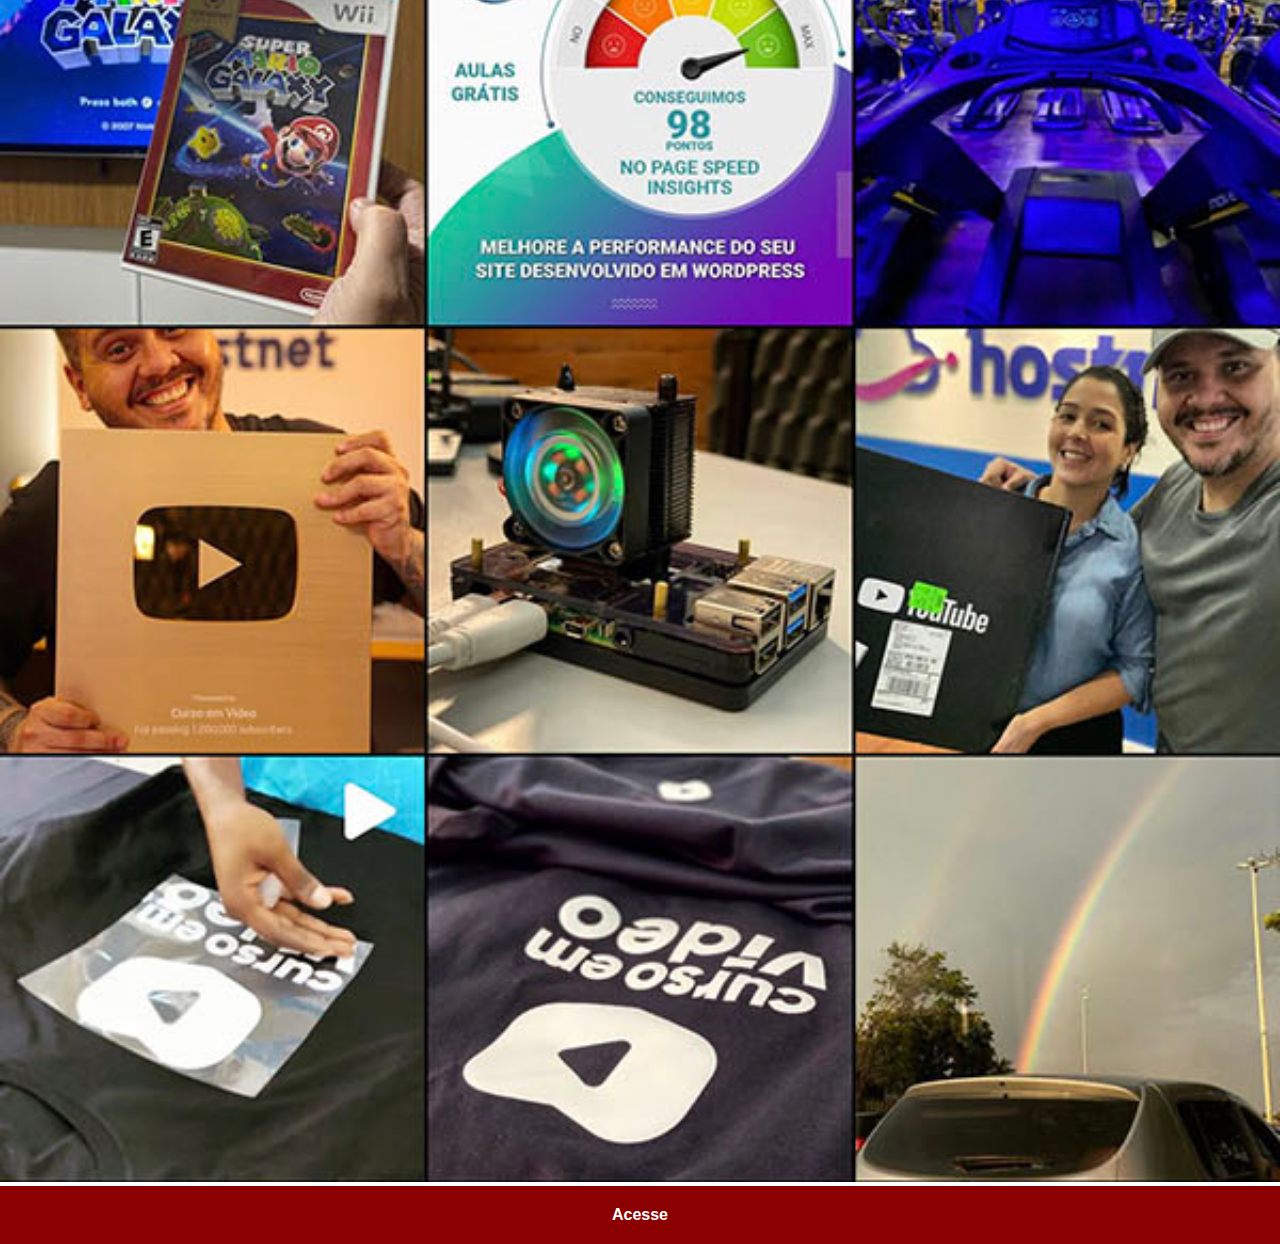
<file: instagram.html>
<!DOCTYPE html>
<html lang="pt-br">
<head>
    <meta charset="UTF-8">
    <meta http-equiv="X-UA-Compatible" content="IE=edge">
    <meta name="viewport" content="width=device-width, initial-scale=1.0">
    <link rel="stylesheet" href="estilos/social.css">
    <title>Instagram</title>
</head>
<body>
    <img src="imagens/tela-instagram.jpg" alt="Instagram">
    <a href="https://www.instagram.com/maycon.bresolin/" target="_blank">Acesse</a>
    
</body>
</html>
</file>
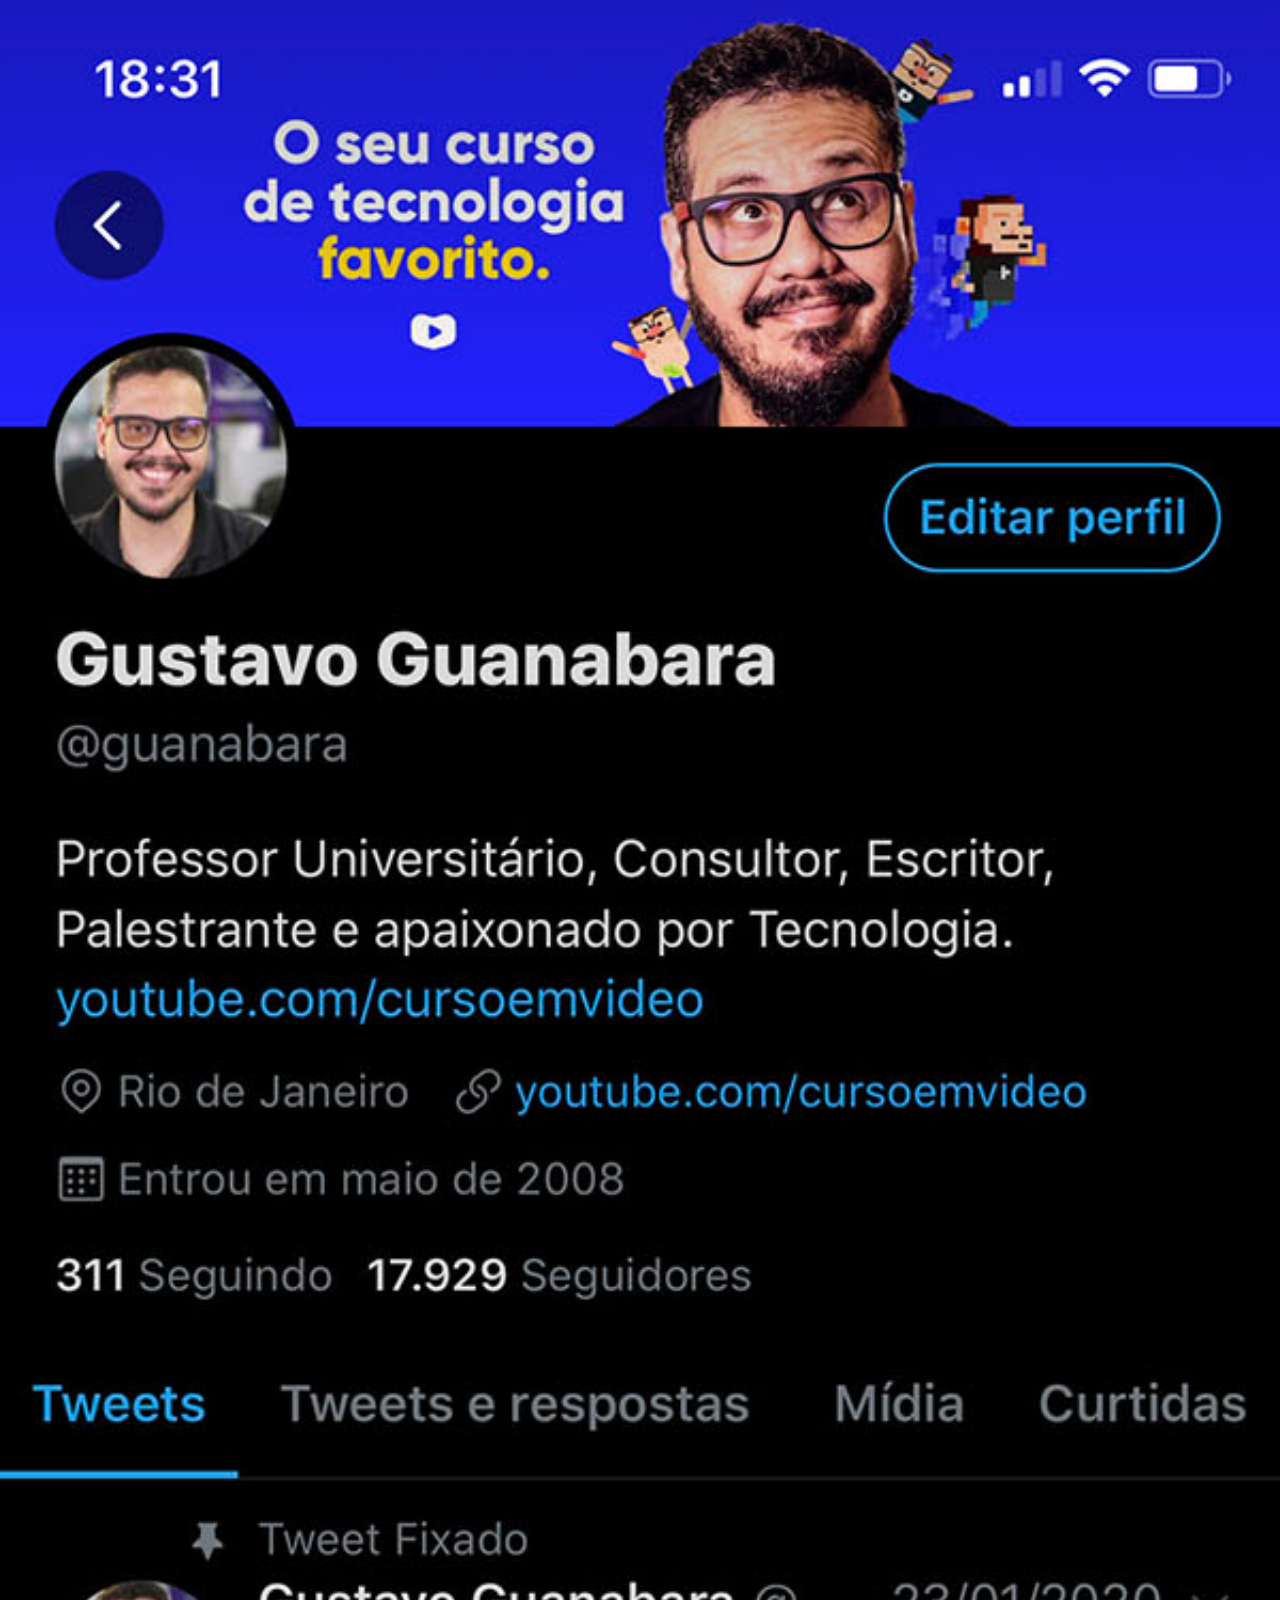
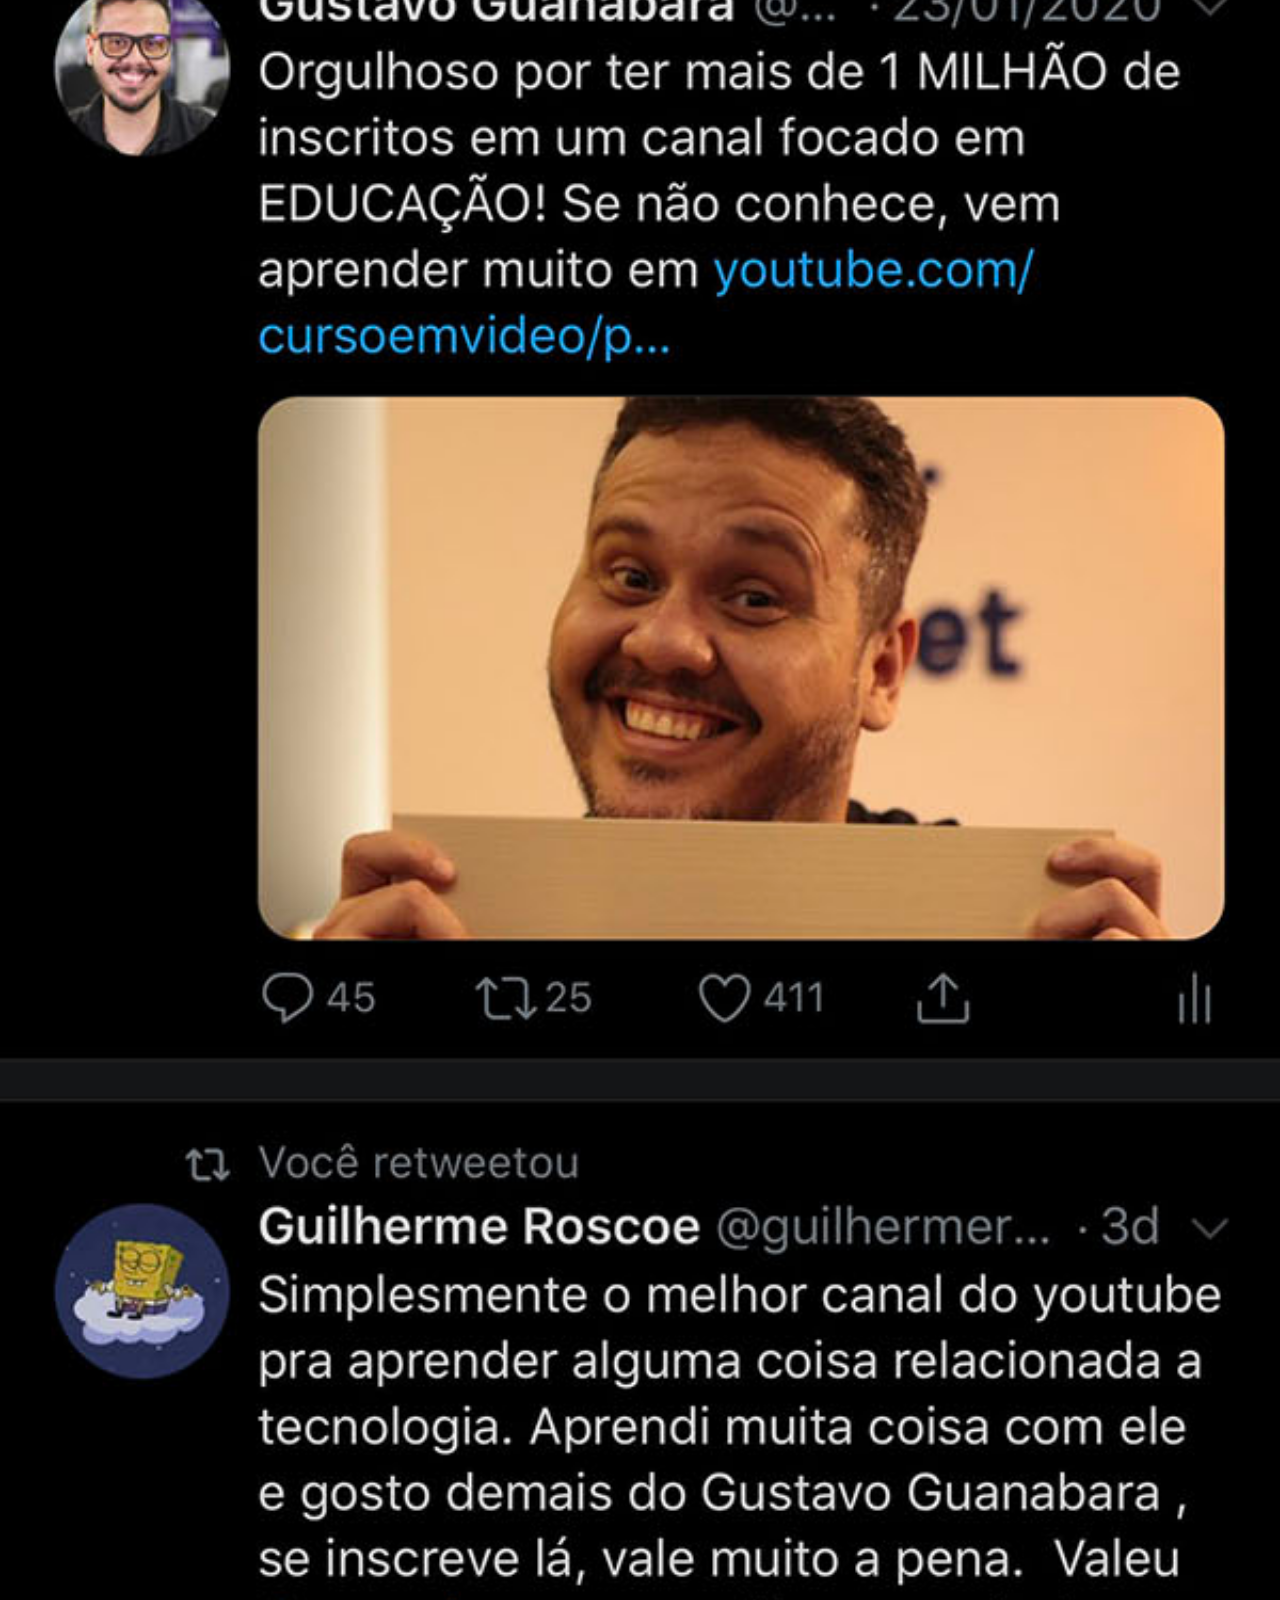
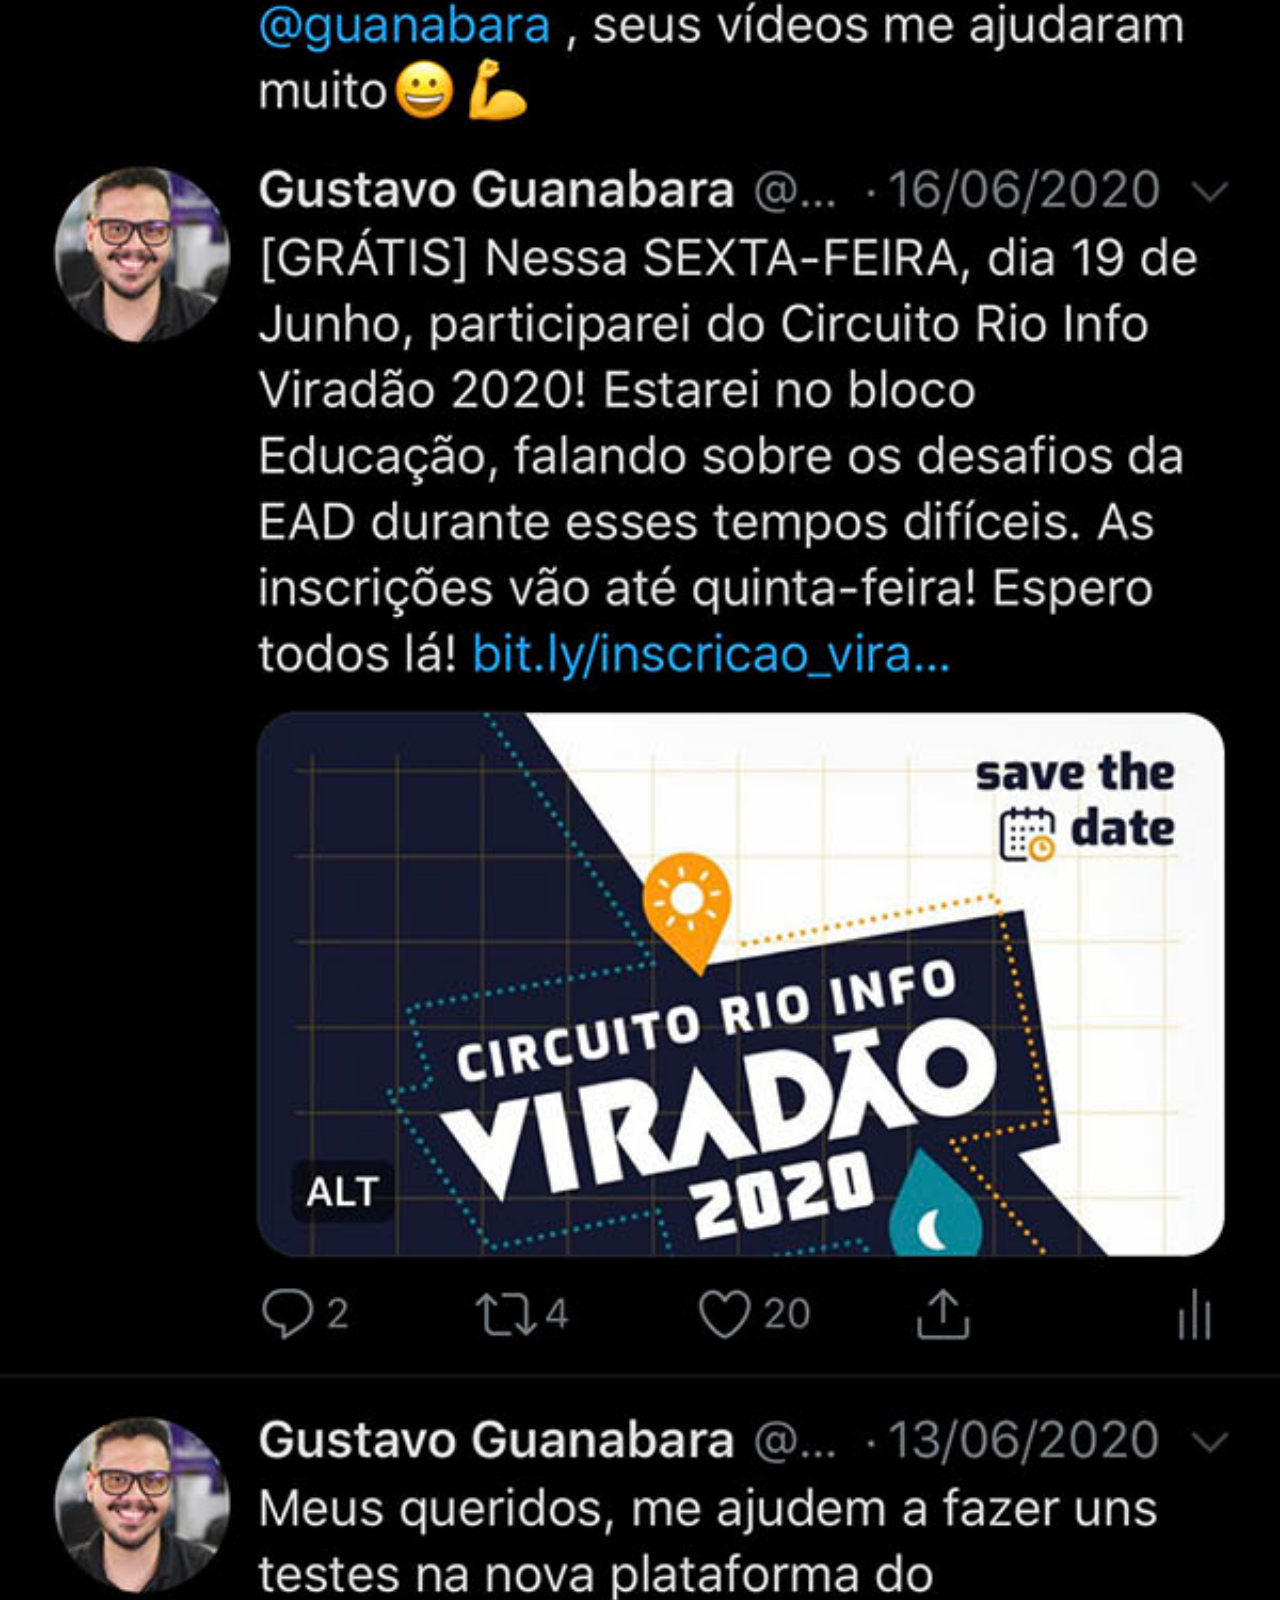
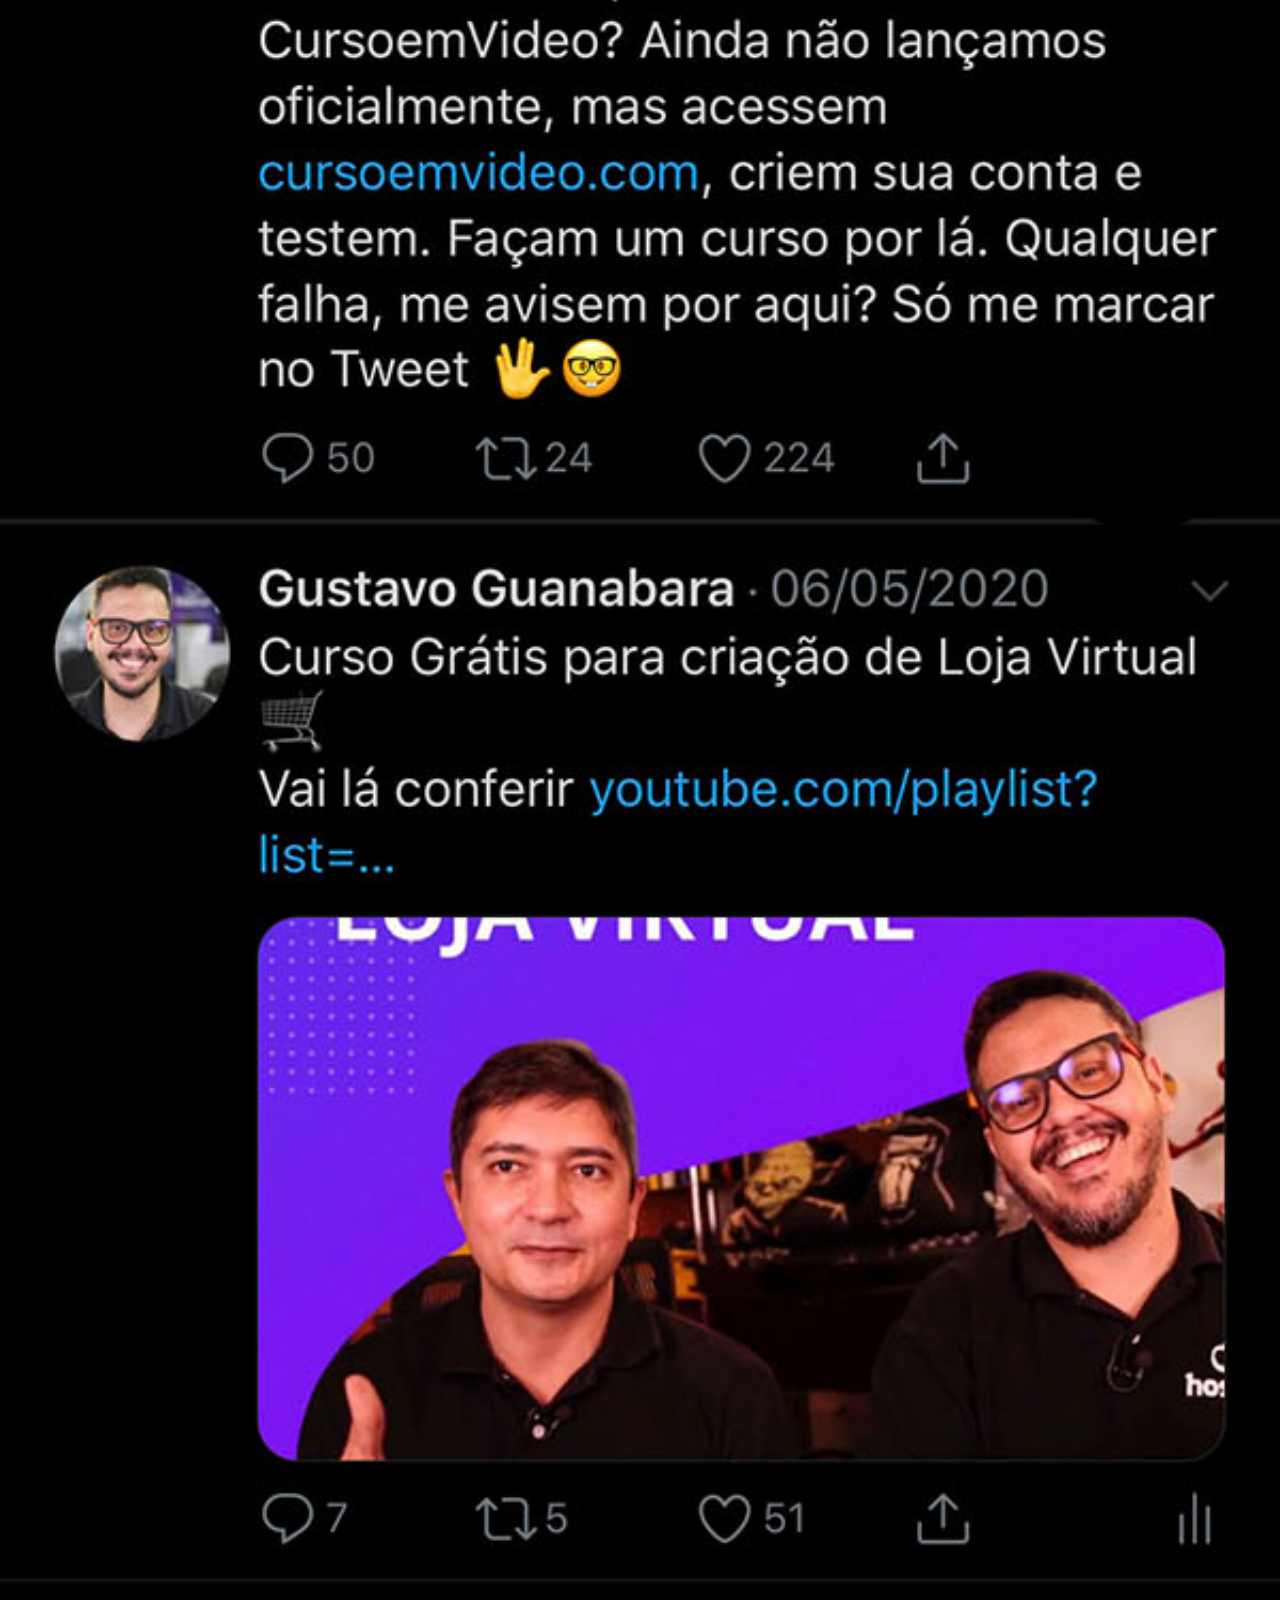
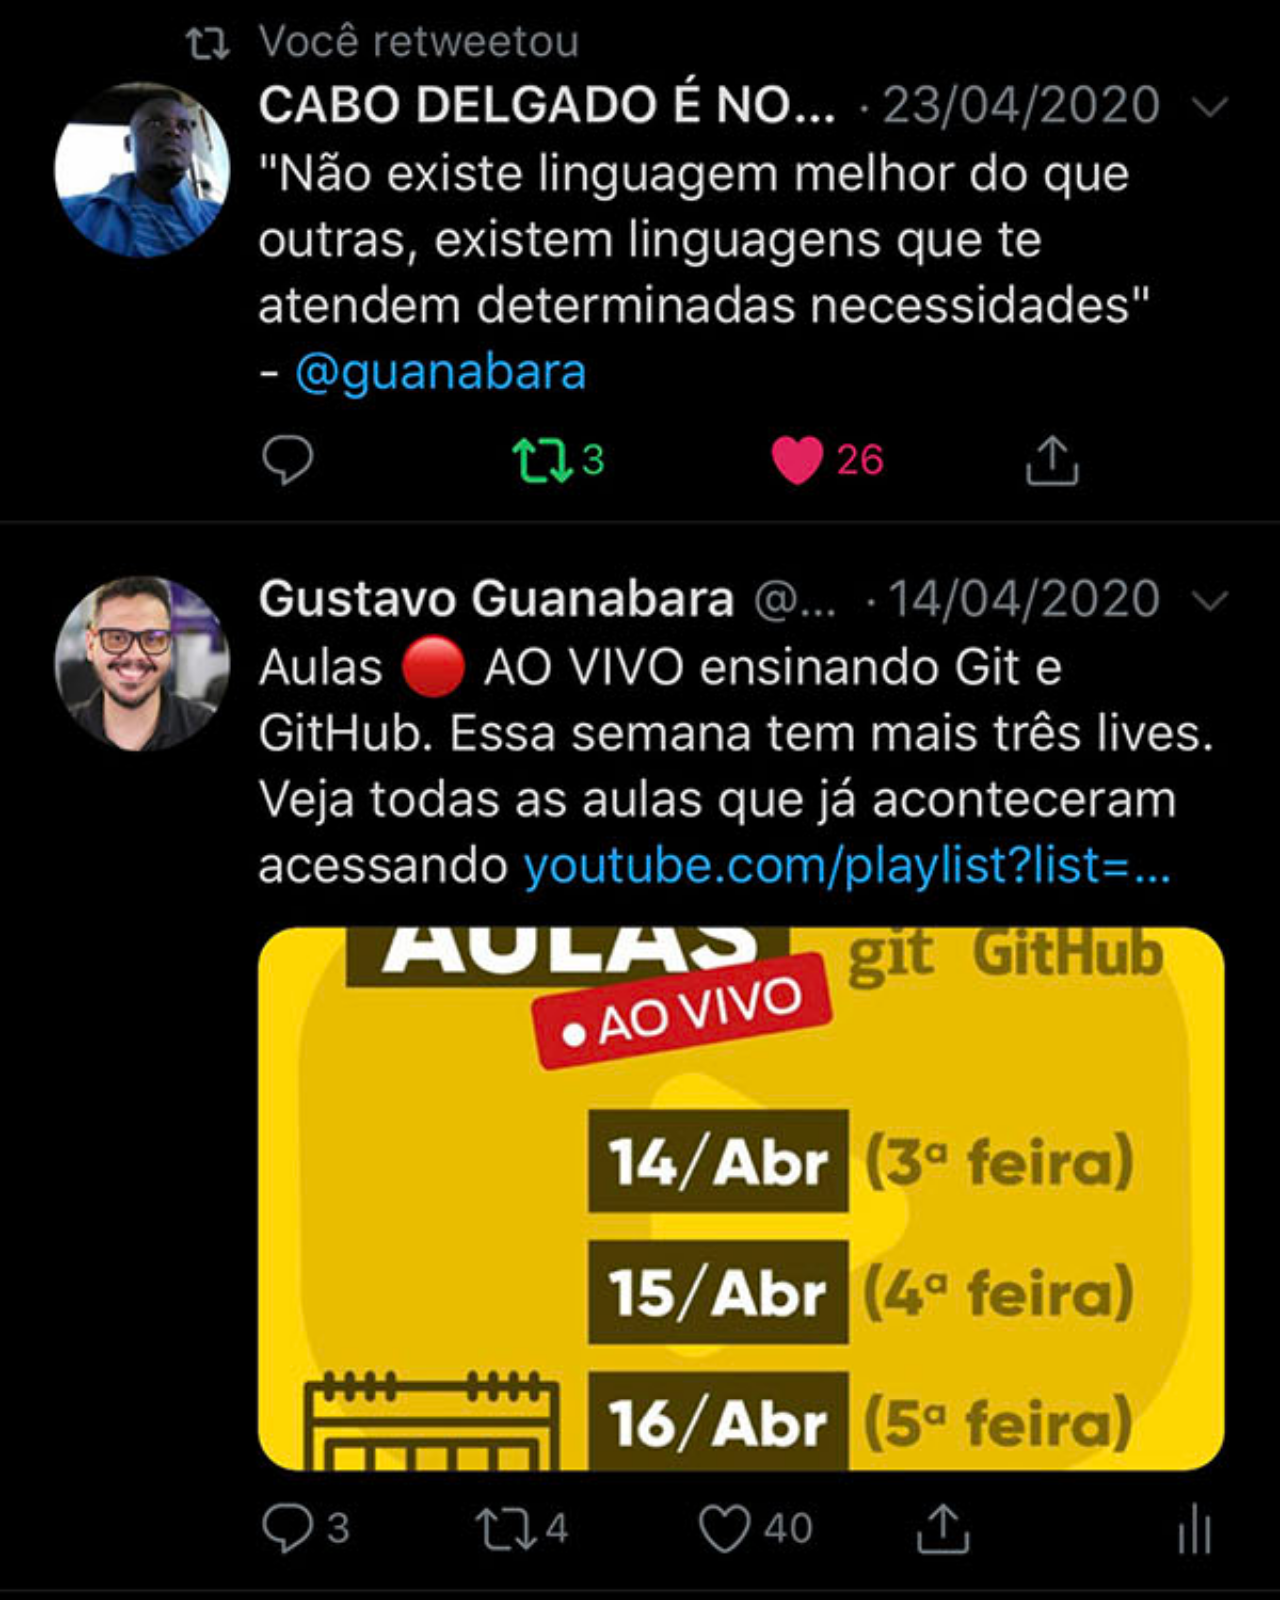
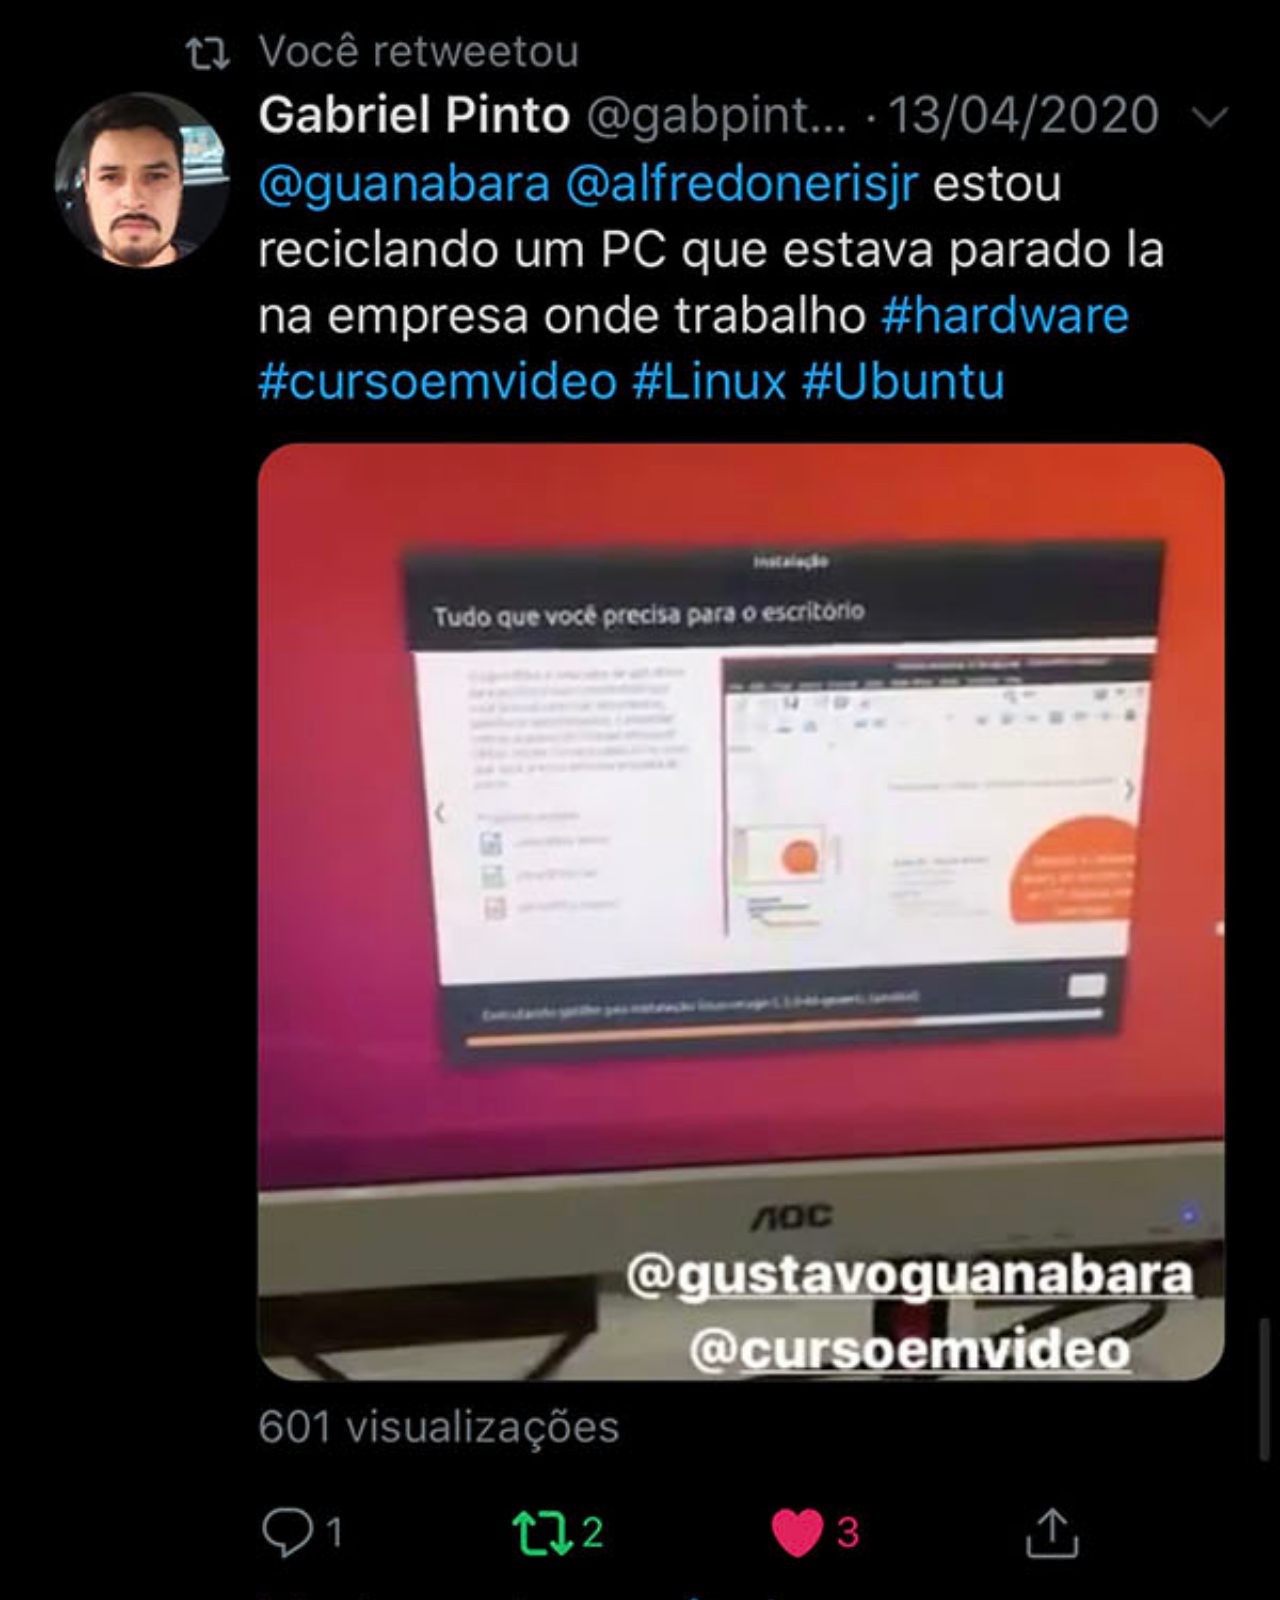
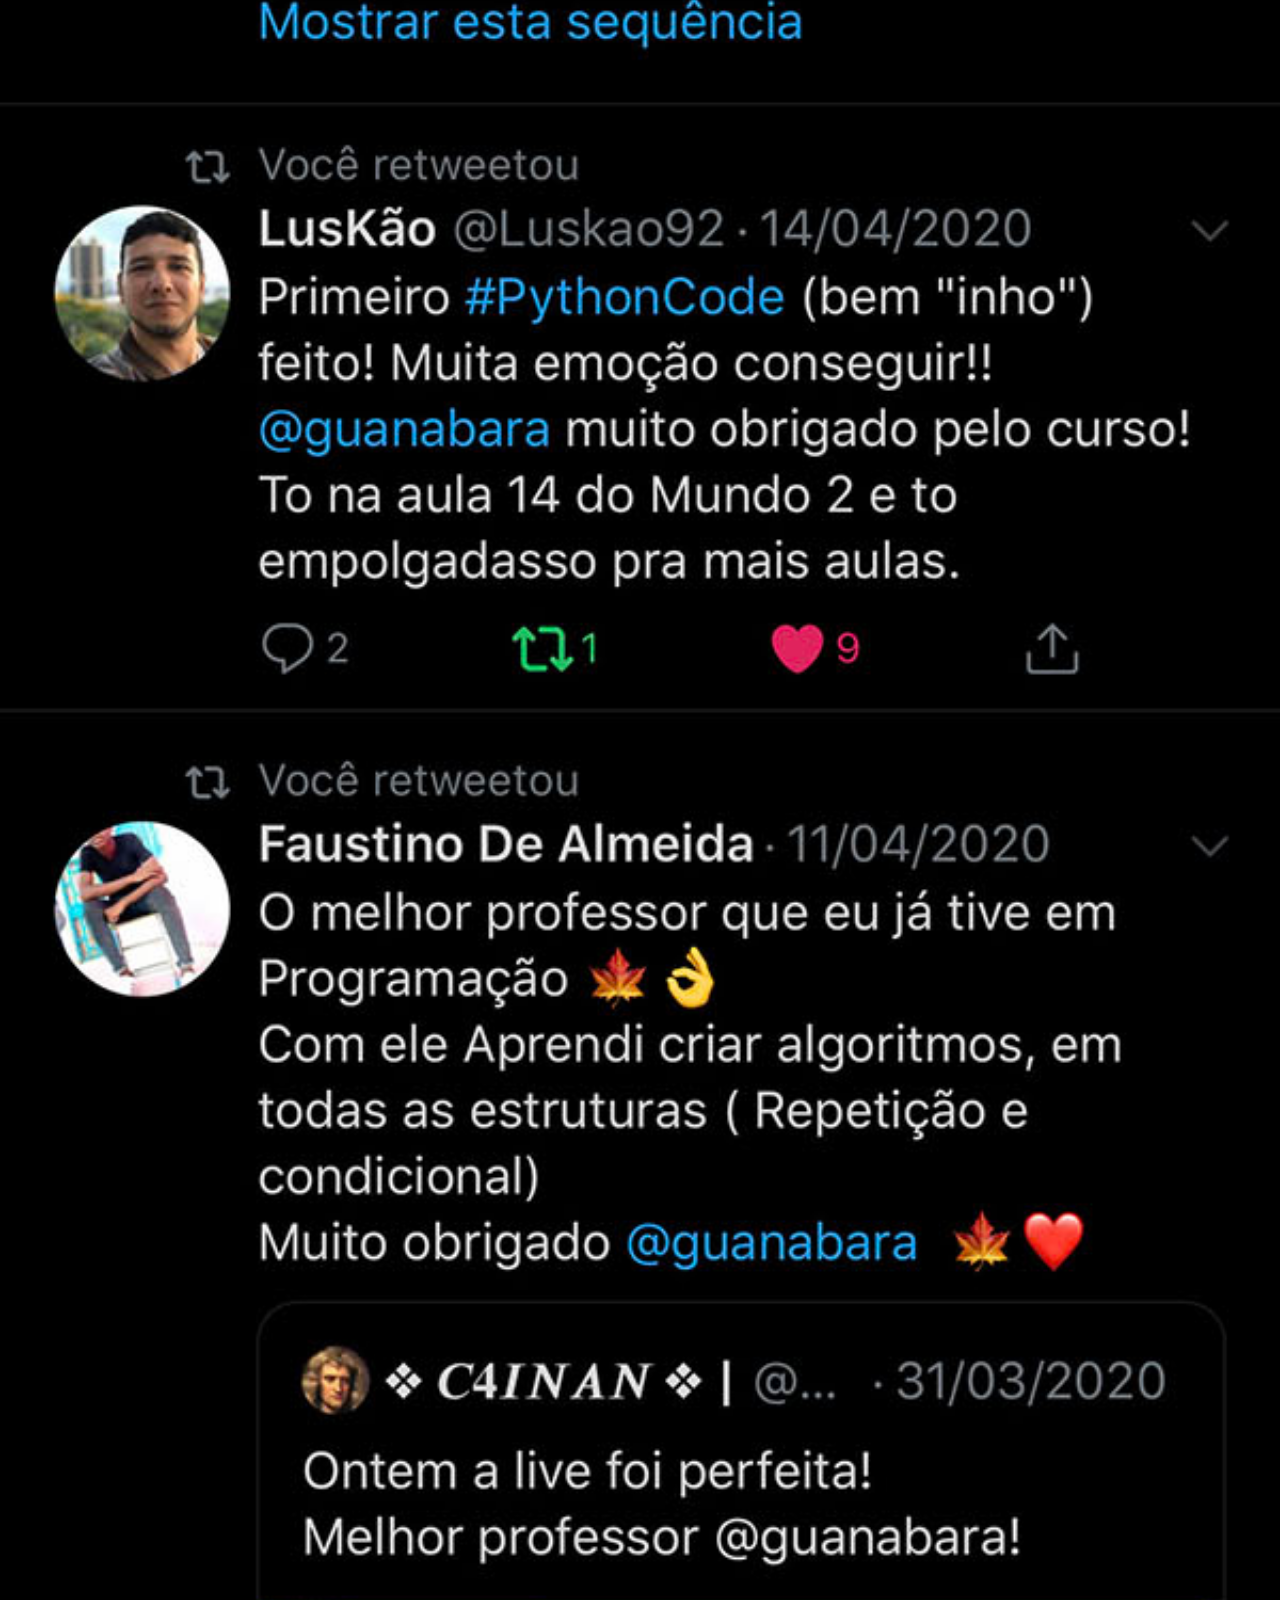
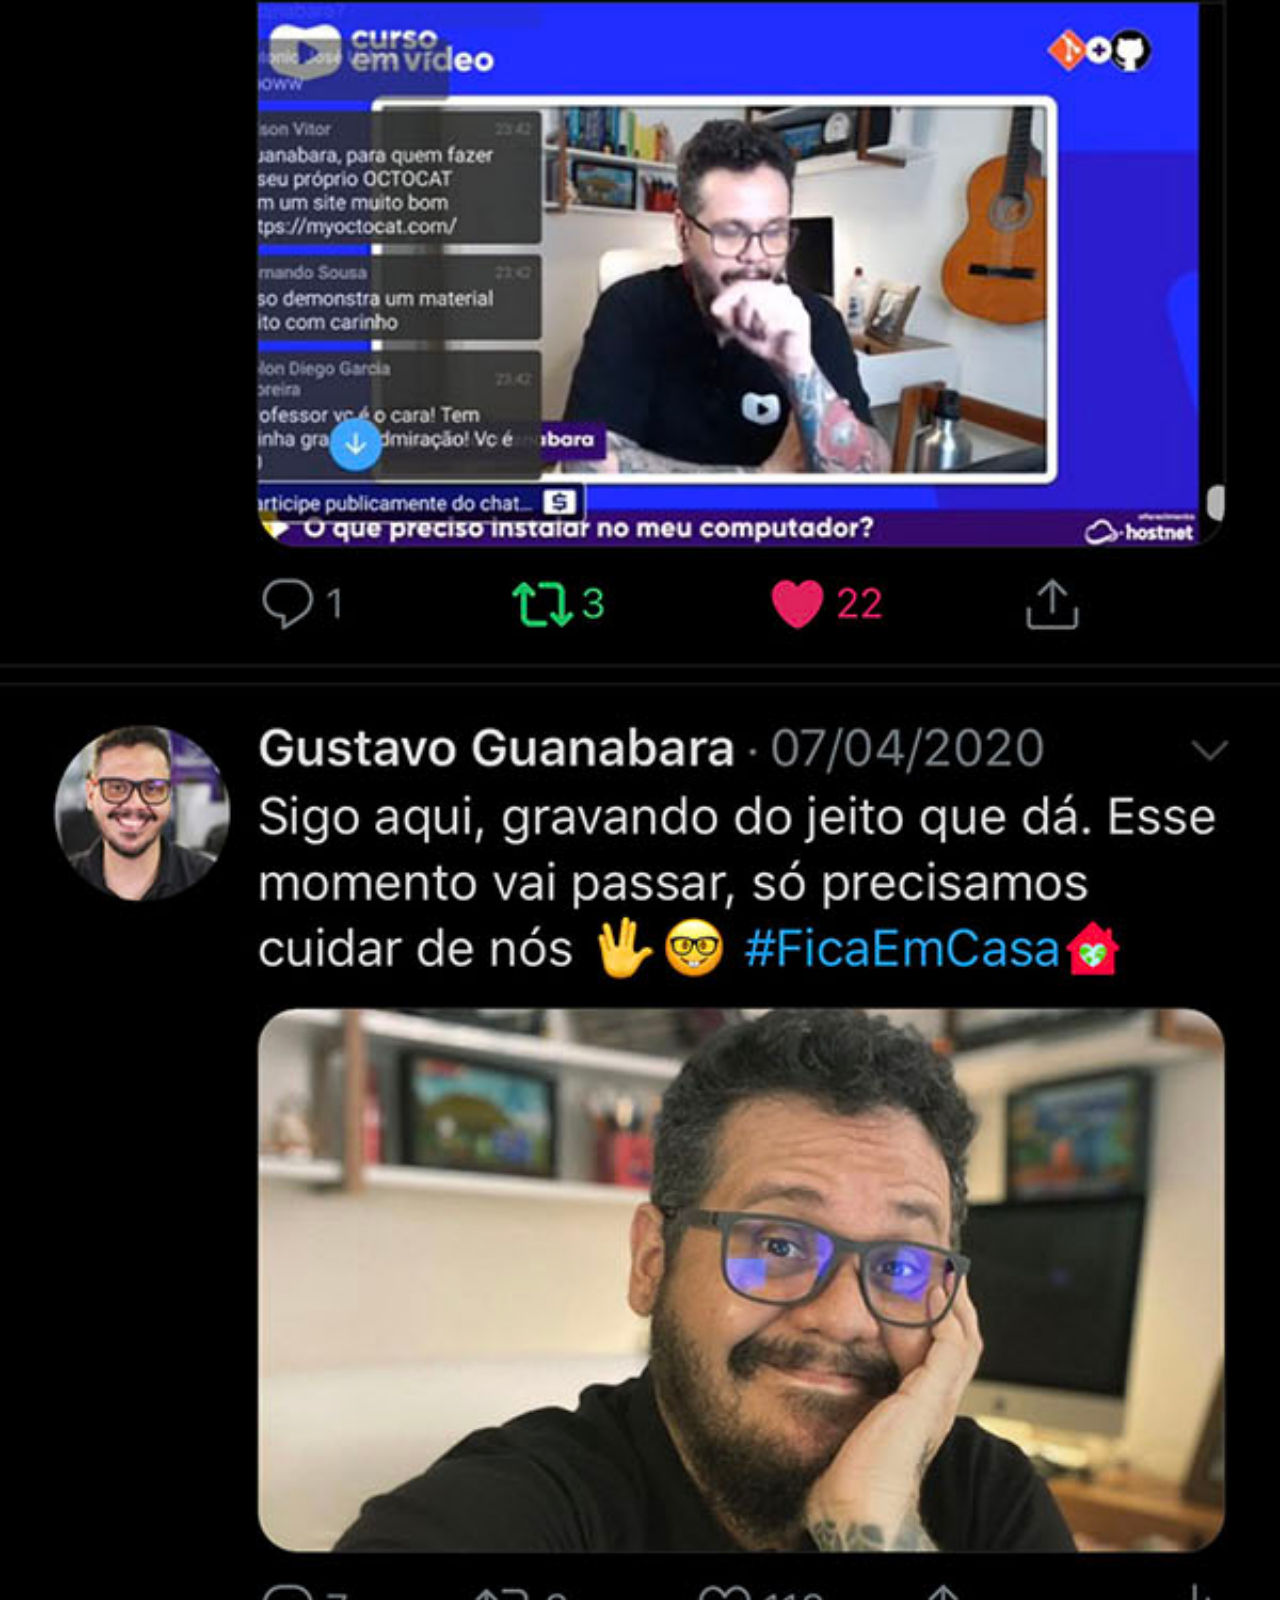
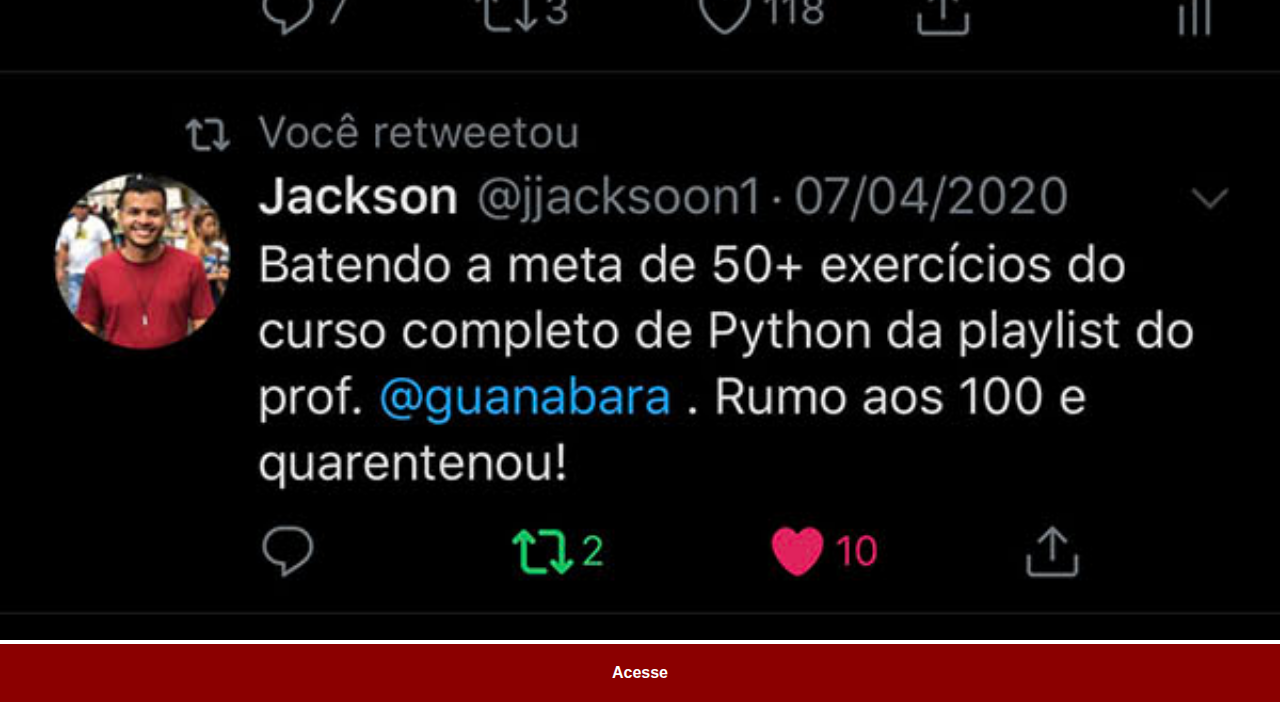
<file: twiter.html>
<!DOCTYPE html>
<html lang="pt-br">
<head>
    <meta charset="UTF-8">
    <meta http-equiv="X-UA-Compatible" content="IE=edge">
    <meta name="viewport" content="width=device-width, initial-scale=1.0">
    <link rel="stylesheet" href="estilos/social.css">
    <title>Twitter</title>
</head>
<body>
    <img src="imagens/tela-twitter.jpg" alt="Twitter">
    <a href="https://twitter.com/MayconD4v1" target="_blank"> Acesse</a>
    
</body>
</html>
</file>
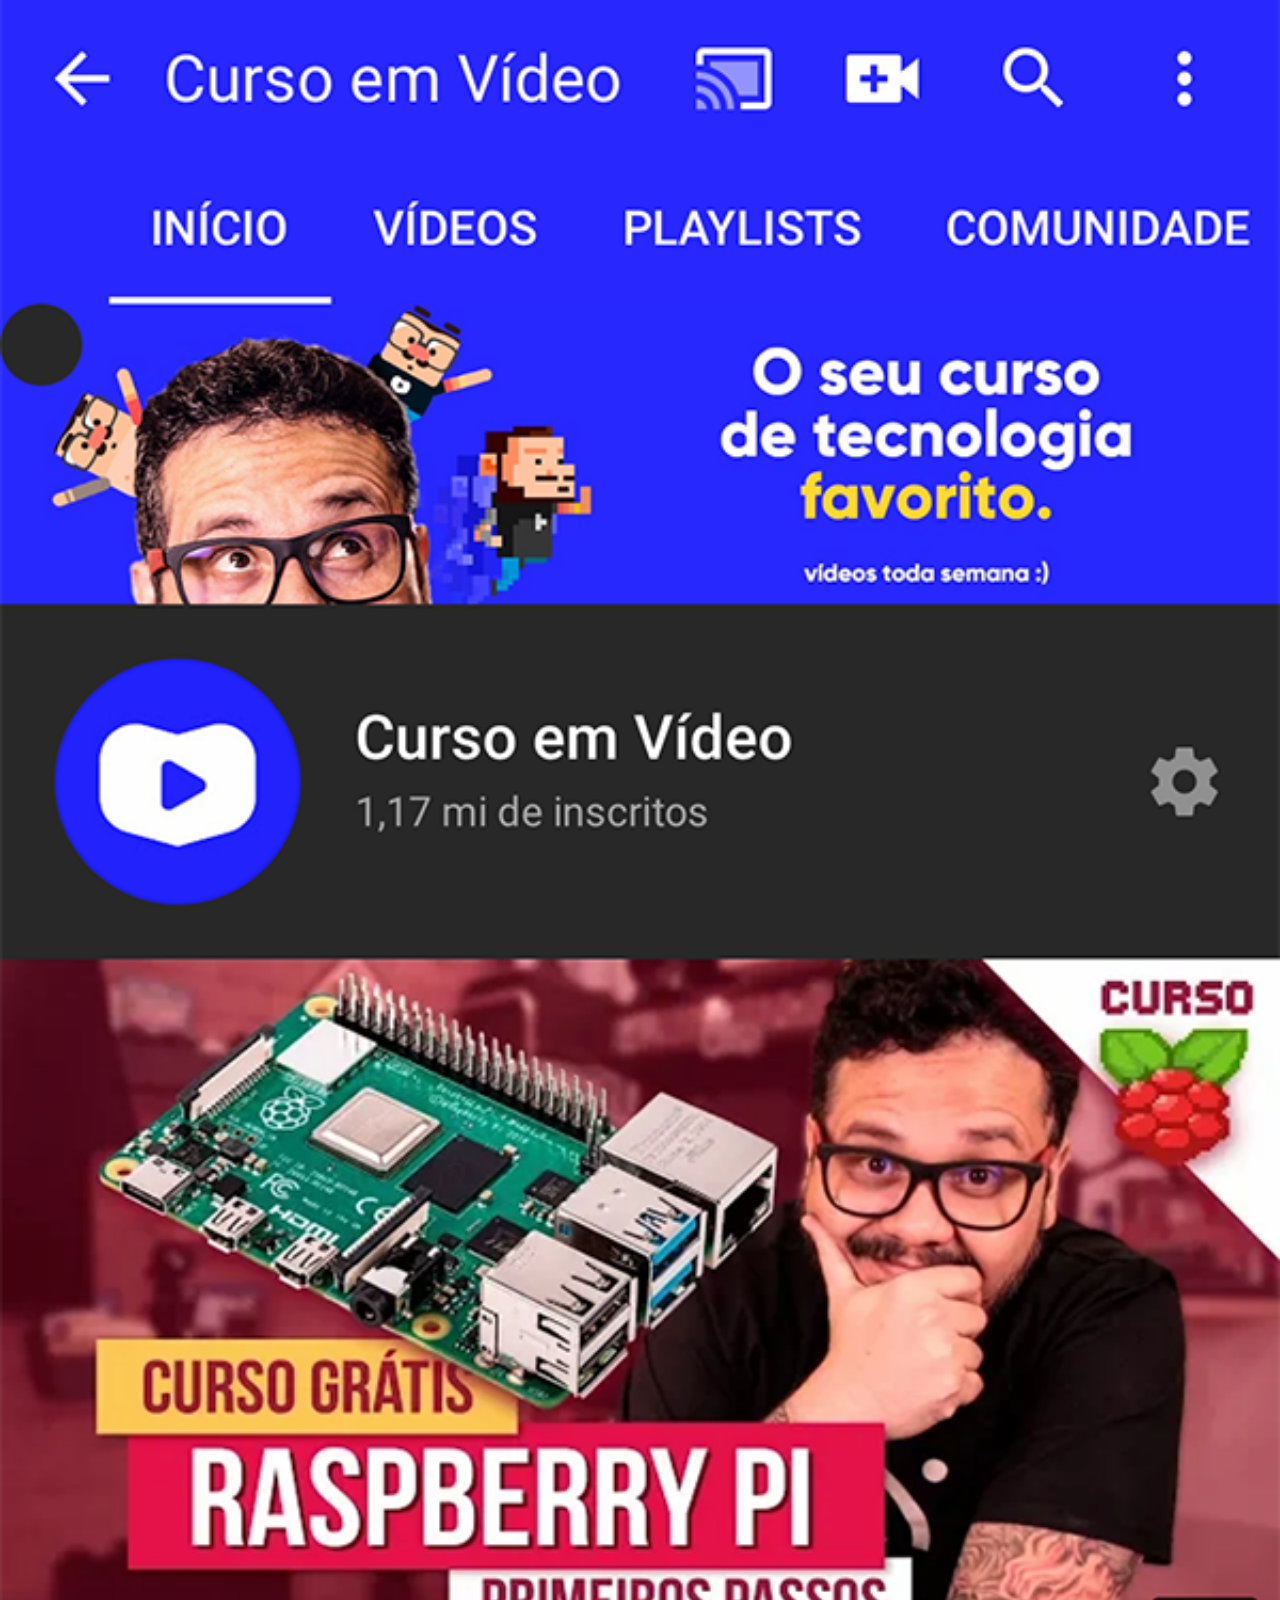
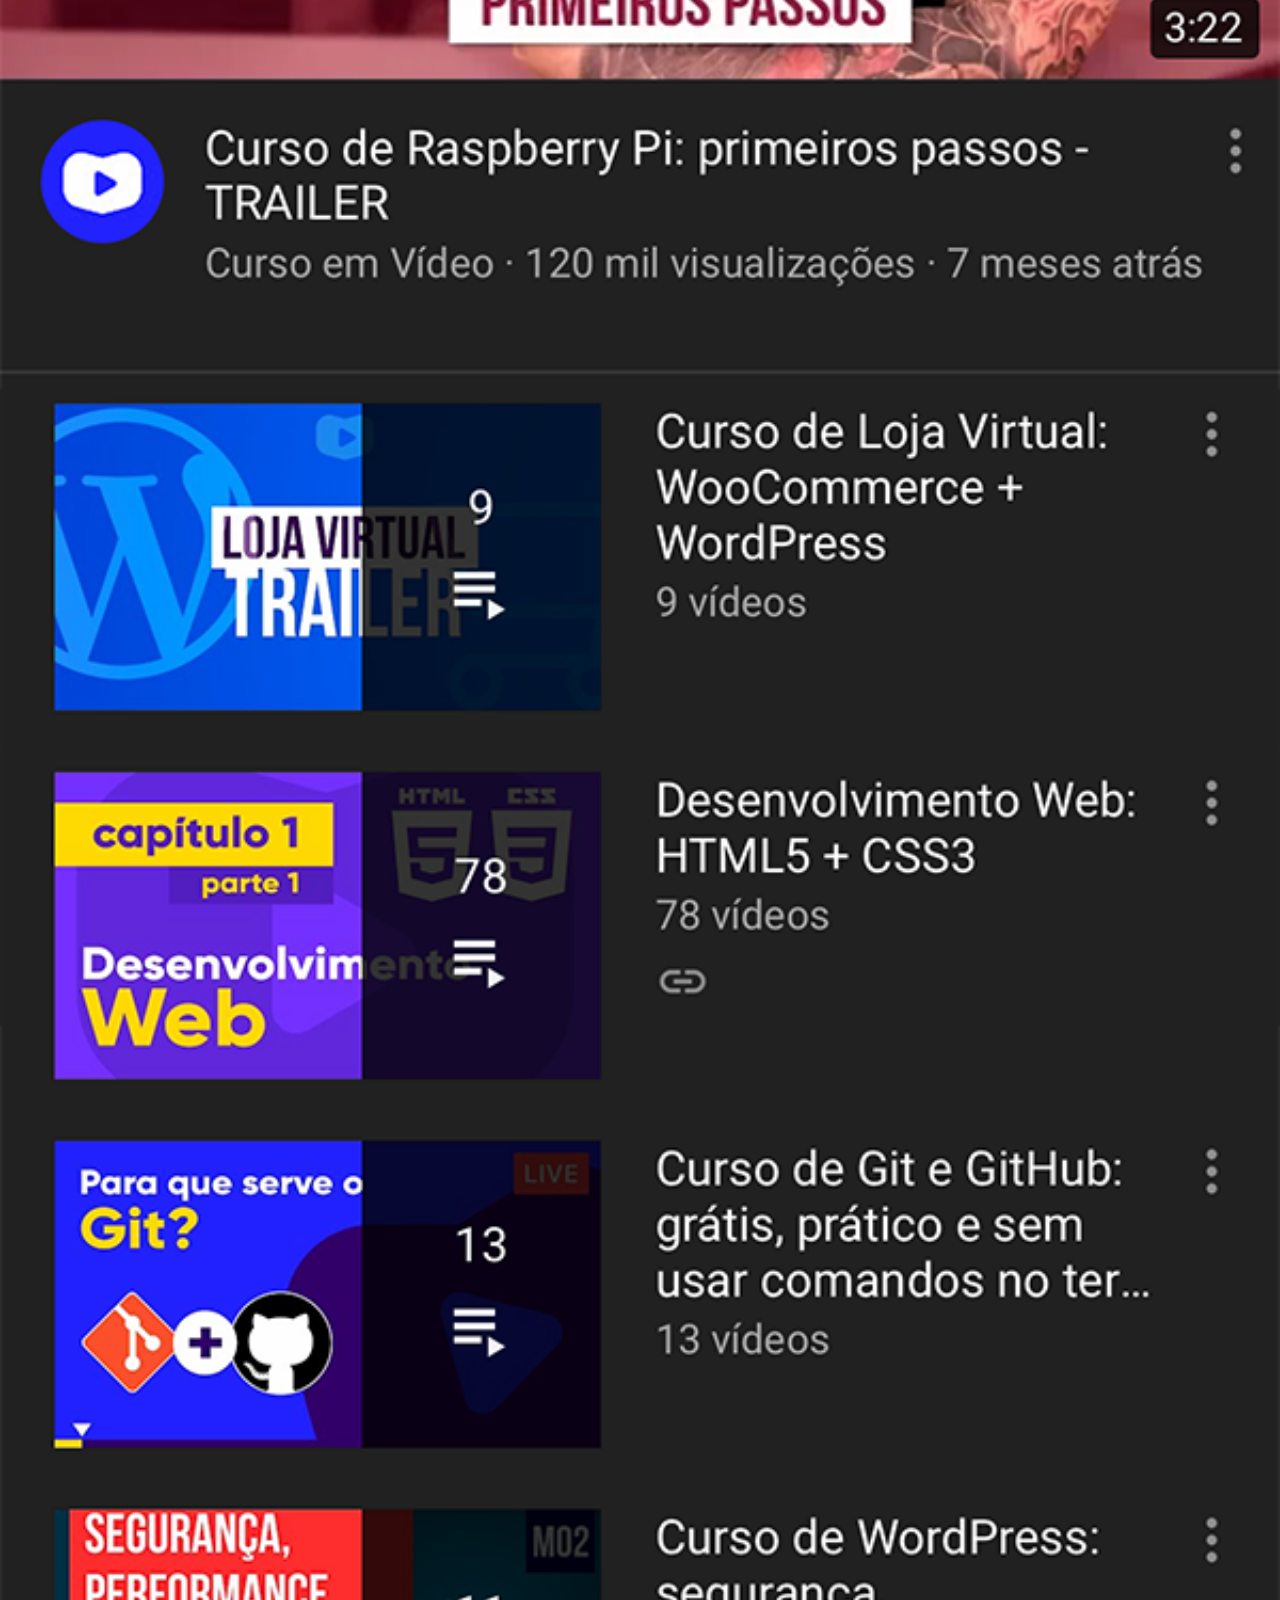
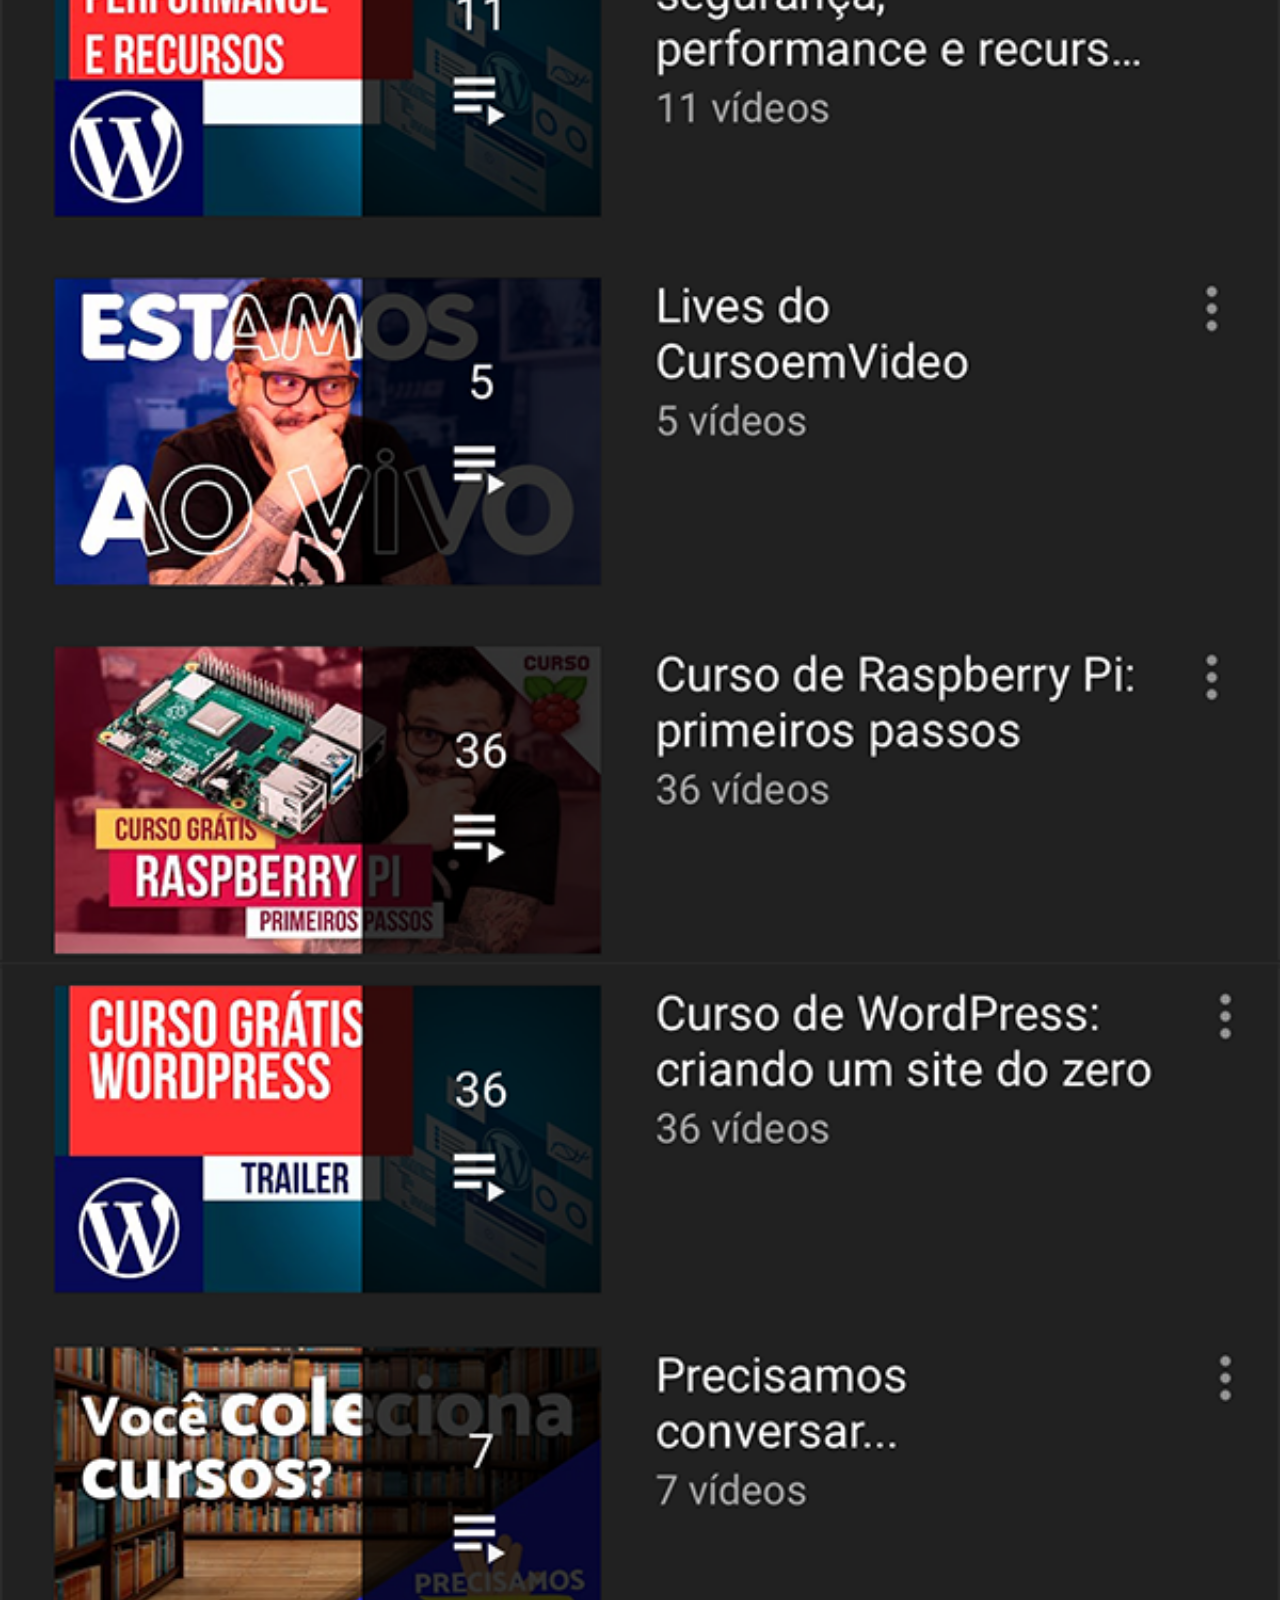
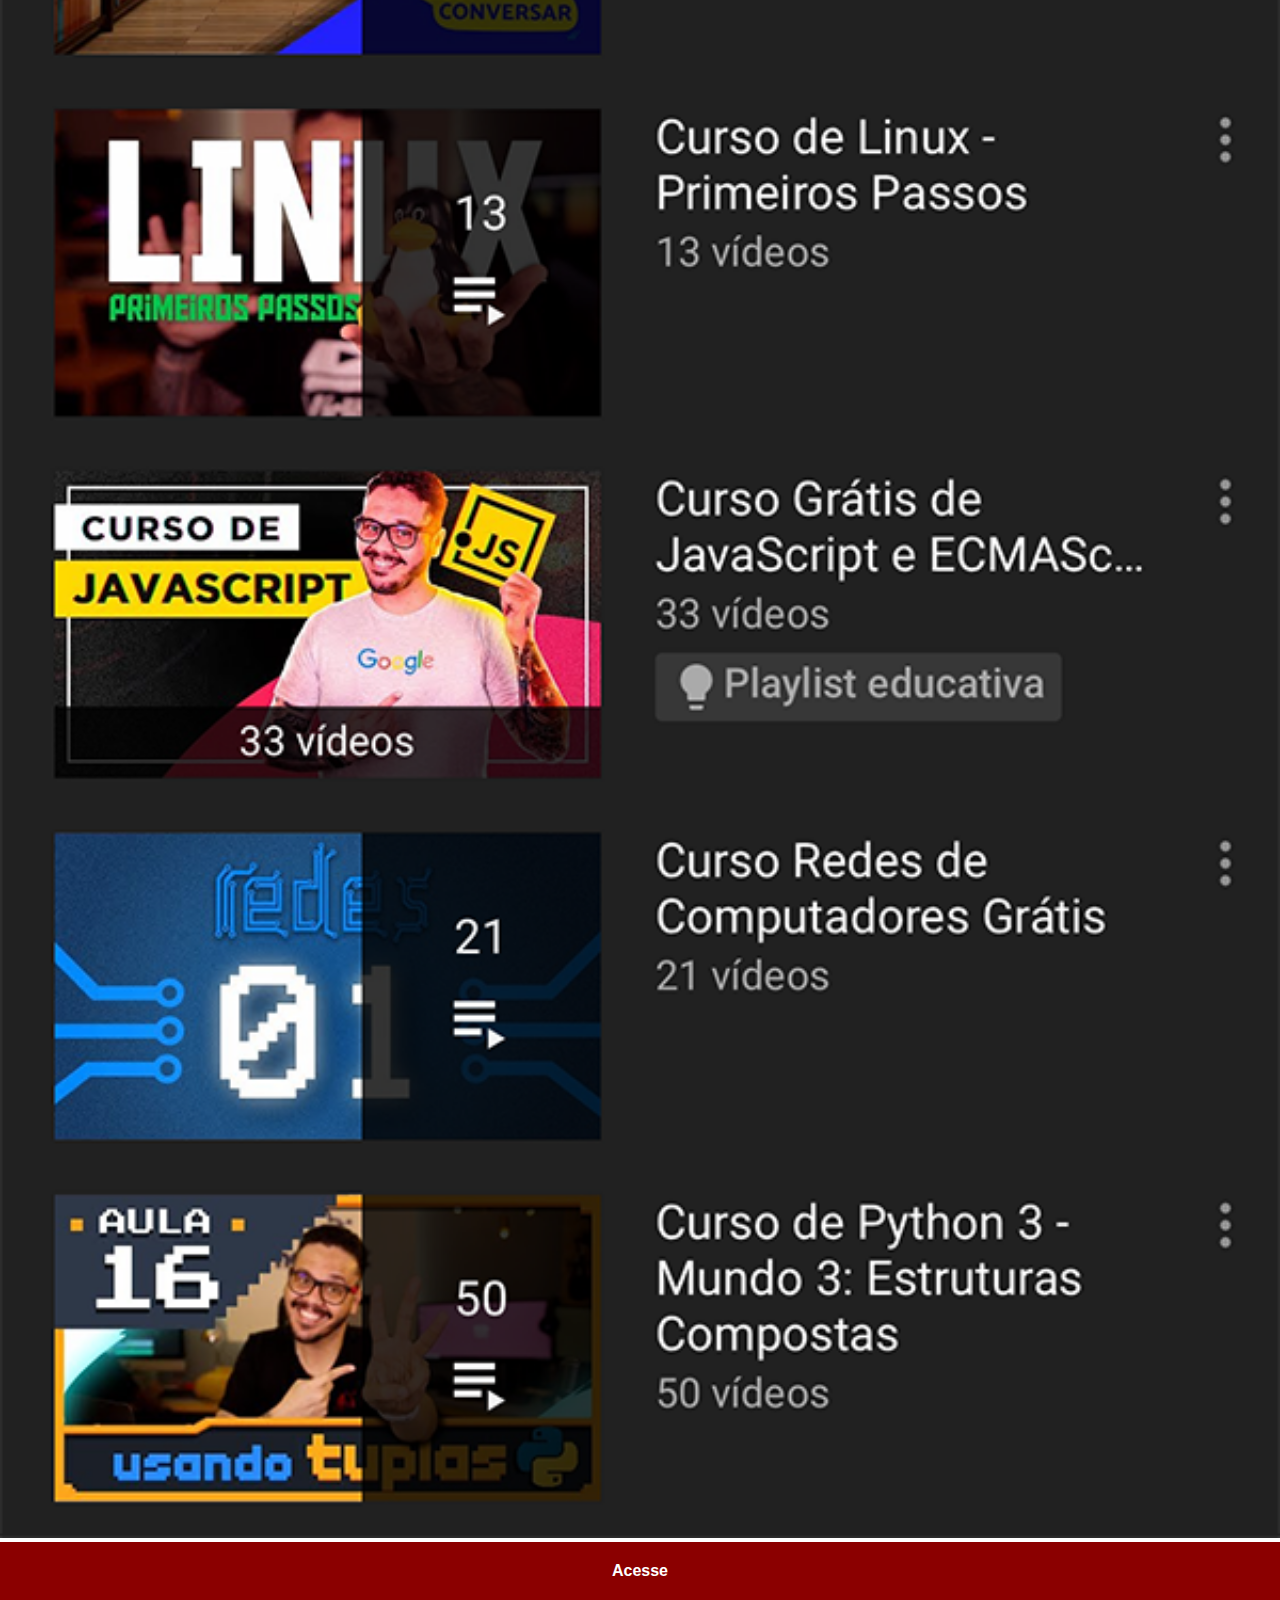
<file: youtube.html>
<!DOCTYPE html>
<html lang="pt-br">
<head>
    <meta charset="UTF-8">
    <meta http-equiv="X-UA-Compatible" content="IE=edge">
    <meta name="viewport" content="width=device-width, initial-scale=1.0">
    <link rel="stylesheet" href="estilos/social.css">
    <title>YouTube</title>
 
</head>
<body>
    <img src="imagens/tela-youtube.png" alt="YouTube">
    <a href="https://www.youtube.com/playlist?list=PLHz_AreHm4dkZ9-atkcmcBaMZdmLHft8n" target="_blank"> Acesse</a>
    
</body>
</html>
</file>
<file: estilos/style.css>
@charset "UTF-8";

* {
    margin: 0px;
    padding: 0px;
    font-family: Arial, Helvetica, sans-serif;
}

html, body {
    height: 100vh;
    width: 100vw;
    background-color: black;
}

body {
    background: url(../imagens/fundo-madeira.jpg) no-repeat top, center;
    background-size: cover;
    background-attachment: fixed;
}
main {
    position: relative;
    height: 100vh;
}

section#telefone {
    position: absolute;
    top: 50%;
    left: 50%;
    transform: translate(-50%, -50%);
    height: 627px;
    width: 311px;
    background: url('../imagens/frame-iphone.png') no-repeat;
}

    iframe#tela {
        position: relative;
        top: 80px;
        left: 22px;
        width: 267px;
        height: 471px;
    }
section#redes-sociais {
    text-align: right;
}
    section#redes-sociais img {
        width: 50px;
        margin: 10px;
        border-radius: 50%;
        box-shadow: 2px 2px 5px rgba(0, 0, 0, 0.400);
        box-sizing: border-box;
    }

    section#redes-sociais img:hover {
        border: 2px solid rgba(255, 255, 255, 0.612);
        transform: translate(-3px, -3px);
        box-shadow: 5px 5px 10px rgba(0, 0, 0, 0.604);
        transition: transform .3s, border 1s;
    }
</file>
<file: estilos/social.css>
@charset "UTF-8";

* {
    margin: 0px;
    padding: 0px;
    font-family: Arial, Helvetica, sans-serif;
}
::-webkit-scrollbar {
    width: 0px;
    height: 0px;
}
img {
    width: 100vw;
}
a {
    display: block;
    background-color: darkred;
    color: white;
    padding: 20px;
    text-align: center;
    font-weight: bolder;
    text-decoration: none;
}

a:hover {
    background-color: red;
}
</file>
